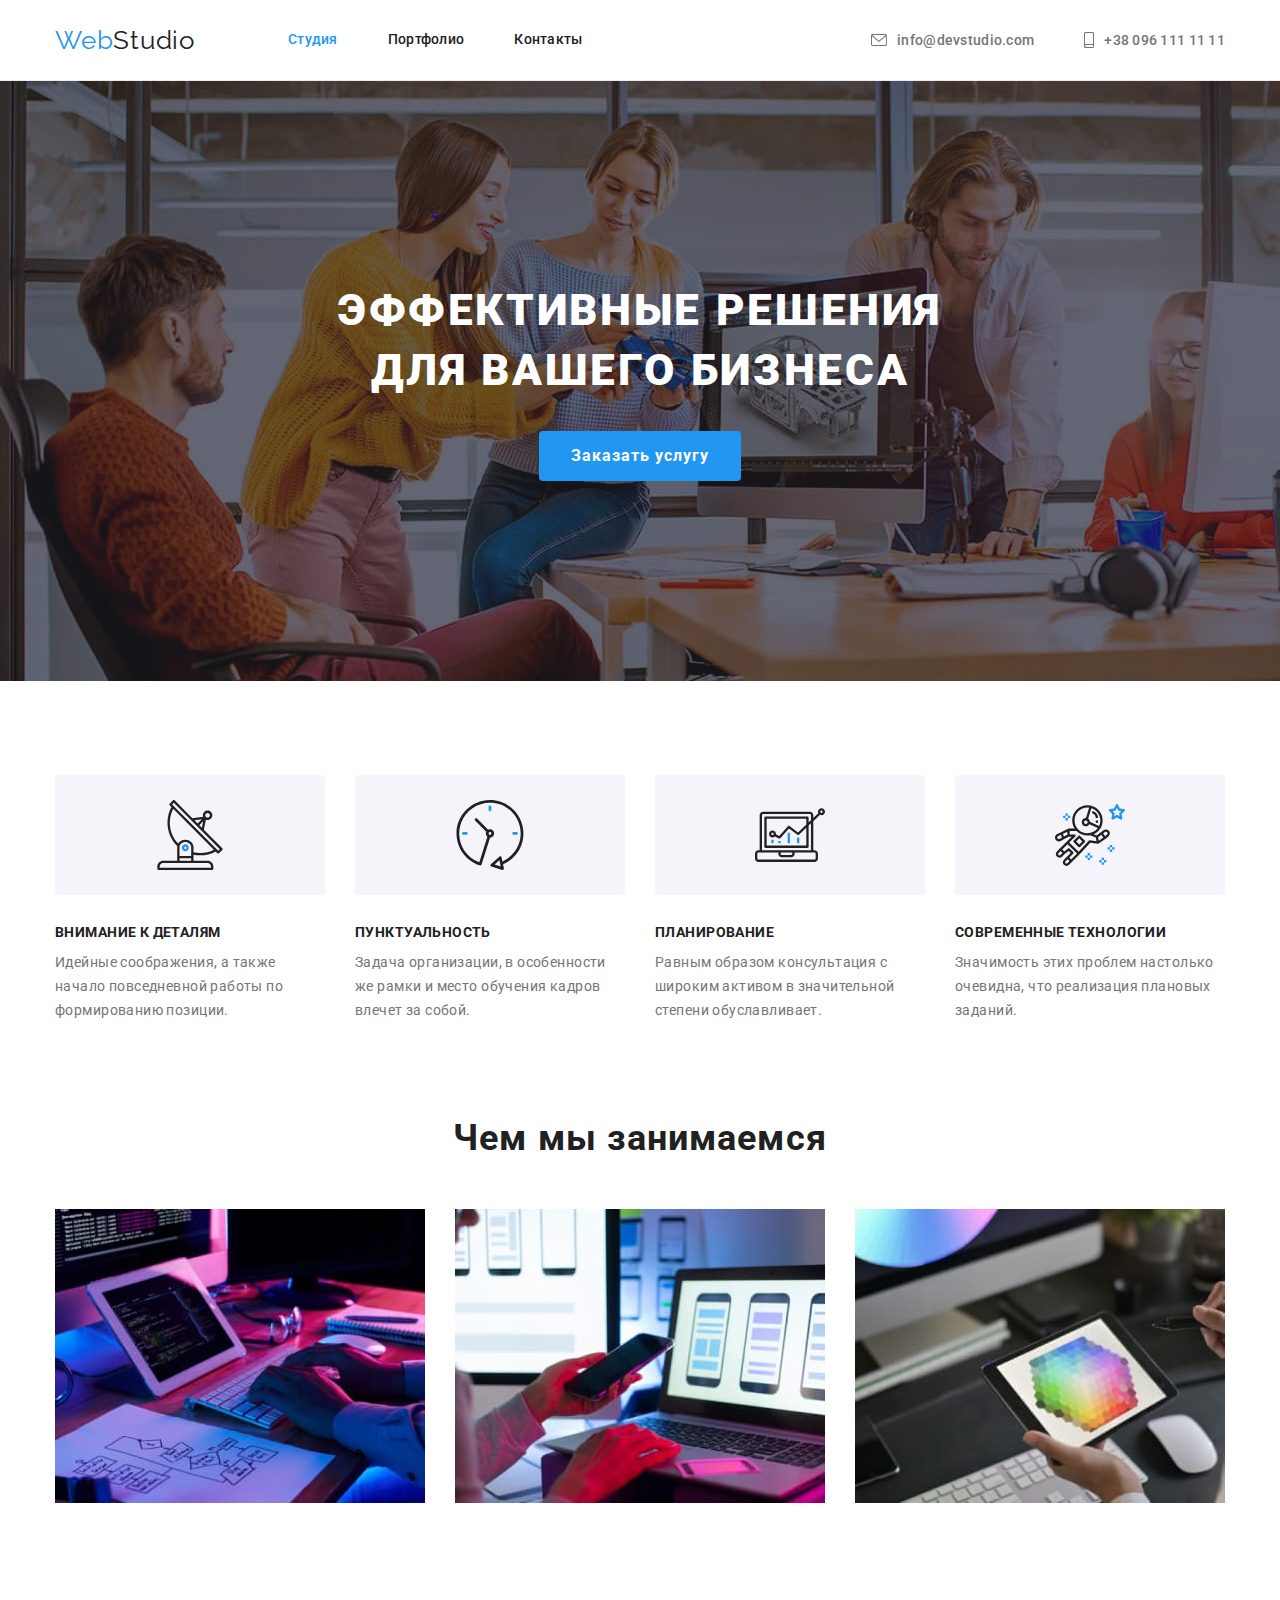
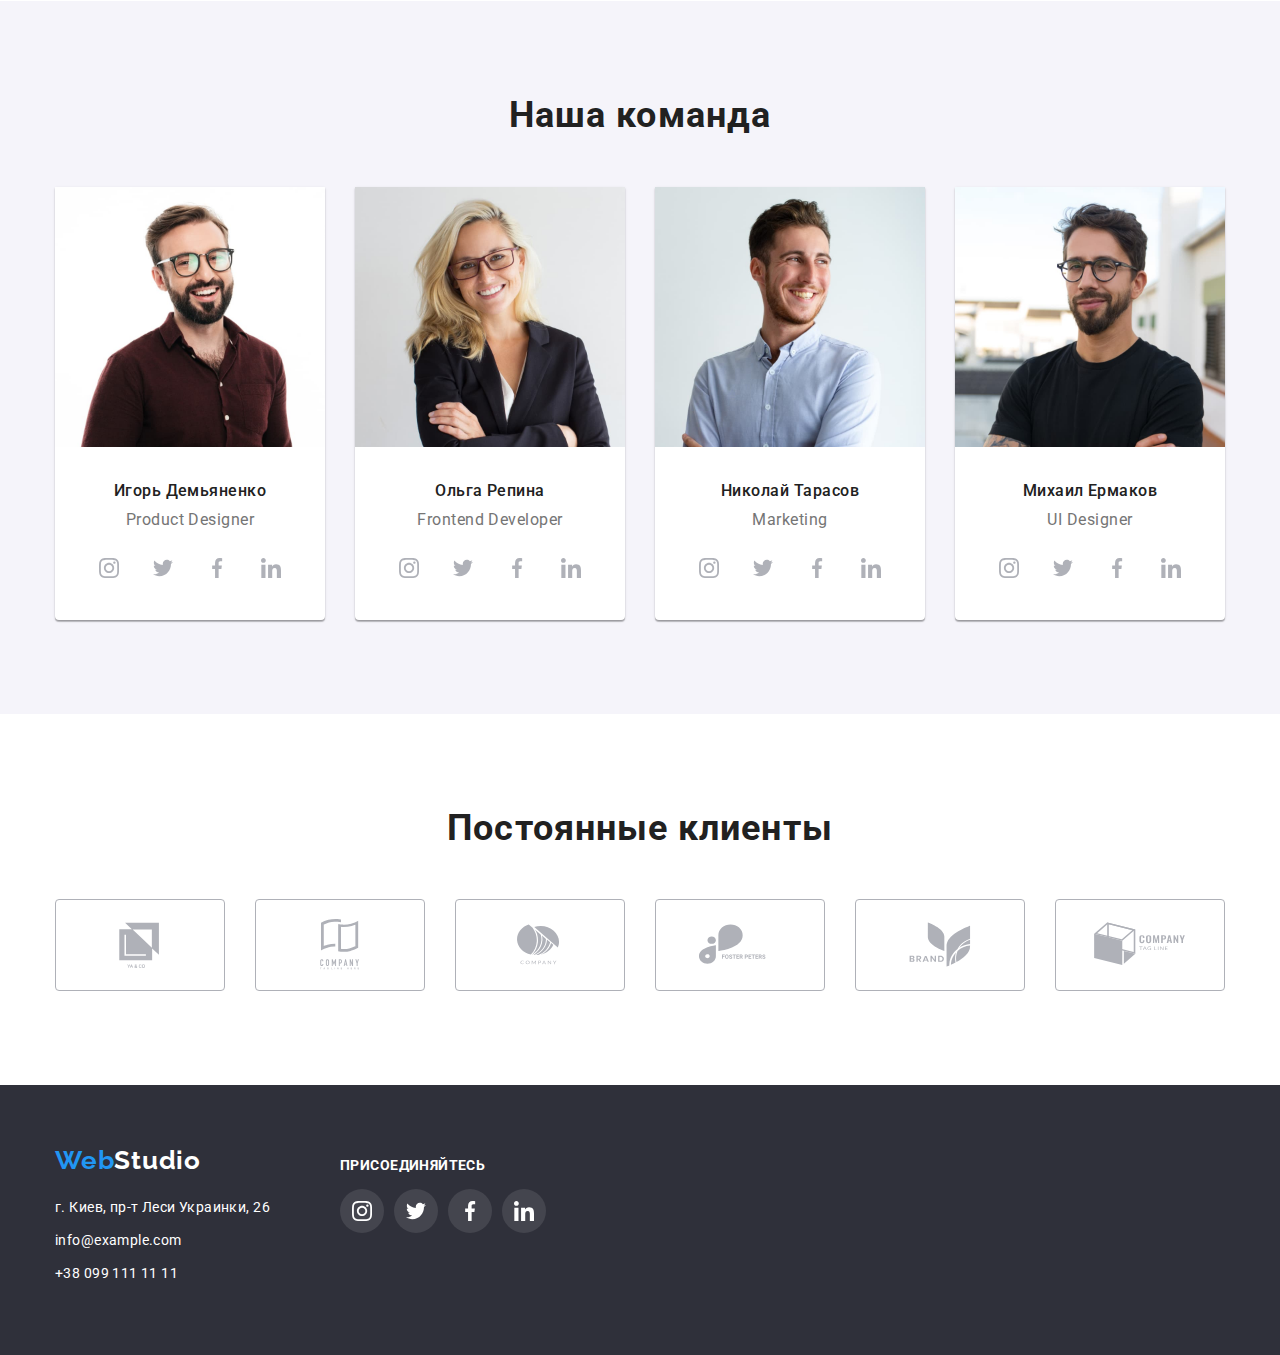
<file: index.html>
<!DOCTYPE html>
<html lang="ru">

<head>
  <meta charset="UTF-8" />
  <meta http-equiv="X-UA-Compatible" content="IE=edge" />
  <meta name="viewport" content="width=device-width, initial-scale=1.0" />
  <title>Document</title>
  <link rel="preconnect" href="https://fonts.googleapis.com" />
  <link rel="preconnect" href="https://fonts.gstatic.com" crossorigin />
  <link href="https://fonts.googleapis.com/css2?family=Raleway:wght@700&family=Roboto:wght@400;500;700;900&display=swap"
    rel="stylesheet" />
  <link rel="stylesheet"
    href="https://cdnjs.cloudflare.com/ajax/libs/modern-normalize/1.1.0/modern-normalize.min.css" />
  <link rel="stylesheet" href="./css/styles.css" />
</head>

<body class="page">
  <!-- Шапка сайта -->
  <header class="page-header">
    <nav class="container main-nav">
      <a href="./index.html" class="logo">
        <span class="logos">Web</span>Studio</a>
      <ul class="site-nav list">
        <li class="lists"><a href="" class="link current">Студия</a></li>
        <li class="lists">
          <a href="./portfolio.html" class="link">Портфолио</a>
        </li>
        <li class="lists"><a href="" class="link">Контакты</a></li>
      </ul>
      <ul class="contacts list">
        <li class="lists">
          <a href="mailto:info@devstudio.com" class="contact">
            <svg class="email-icon" width="16" height="12">
              <use href="./images/icons.svg?v=2#icon-email"></use>
            </svg>info@devstudio.com
          </a>
        </li>
        <li class="lists">
          <a href="tel:+380961111111" class="contact">
            <svg class="phone-icon" width="10" height="16">
              <use href="./images/icons.svg?v=2#icon-phone"></use>
            </svg>+38 096 111 11 11
          </a>
        </li>
      </ul>
    </nav>
  </header>

  <main class="main">
    <!-- Герой -->
    <section class="hero hero-img">
      <div class="container">
        <h1 class="hero-title">Эффективные решения для вашего бизнеса</h1>
        <button type="button" class="button">Заказать услугу</button>
      </div>
    </section>
    <!-- Особенности -->
    <section class="section">
      <div class="container">
        <ul class="feature-list list">
          <li class="item">
            <div class="box-icon">
              <svg class="item-icon">
                <use href="./images/icons.svg?v=2#icon-antenna"></use>
              </svg>
            </div>
            <h3 class="title">Внимание к деталям</h3>
            <p class="text">
              Идейные соображения, а также начало повседневной работы по
              формированию позиции.
            </p>
          </li>
          <li class="item">
            <div class="box-icon">
              <svg class="item-icon">
                <use href="./images/icons.svg?v=2#icon-clock"></use>
              </svg>
            </div>
            <h3 class="title">Пунктуальность</h3>
            <p class="text">
              Задача организации, в особенности же рамки и место обучения
              кадров влечет за собой.
            </p>
          </li>
          <li class="item">
            <div class="box-icon">
              <svg class="item-icon">
                <use href="./images/icons.svg?v=2#icon-diagram"></use>
              </svg>
            </div>
            <h3 class="title">Планирование</h3>
            <p class="text">
              Равным образом консультация с широким активом в значительной
              степени обуславливает.
            </p>
          </li>
          <li class="item">
            <div class="box-icon">
              <svg class="item-icon">
                <use href="./images/icons.svg?v=2#icon-astronaut"></use>
              </svg>
            </div>
            <h3 class="title">Современные технологии</h3>
            <p class="text">
              Значимость этих проблем настолько очевидна, что реализация
              плановых заданий.
            </p>
          </li>
        </ul>
      </div>
    </section>
    <!-- Чем мы занимаемся -->
    <section class="section-work">
      <div class="container">
        <h2 class="work">Чем мы занимаемся</h2>
        <ul class="work-list list">
          <li class="img">
            <img src="./images/box11.jpg" alt="руки на клавиатуре" width="370" />
          </li>
          <li class="img">
            <img src="./images/box21.jpg" alt="телефон в руках" width="370" />
          </li>
          <li class="img">
            <img src="./images/box31.jpg" alt="планшет в руках" width="370" />
          </li>
        </ul>
      </div>
    </section>
    <!-- Наша команда -->
    <section class="user">
      <div class="container">
        <h2 class="galery">Наша команда</h2>
        <ul class="galery-list list">
          <li class="galery-item">
            <img src="./images/teamcard11.jpg" alt="Игорь Демьяненко" width="270" />
            <div class="head">
              <h3 class="headline">Игорь Демьяненко</h3>
              <p class="tagline">Product Designer</p>
              <ul class="social-list list">
                <li class="social-item">
                  <a href="" class="social-link">
                    <svg class="social-icon">
                      <use href="./images/icons.svg?v=2#icon-instagram"></use>
                    </svg>
                  </a>
                </li>
                <li class="social-item">
                  <a href="" class="social-link">
                    <svg class="social-icon">
                      <use href="./images/icons.svg?v=2#icon-twitter"></use>
                    </svg>
                  </a>
                </li>
                <li class="social-item">
                  <a href="" class="social-link">
                    <svg class="social-icon">
                      <use href="./images/icons.svg?v=2#icon-facebook"></use>
                    </svg>
                  </a>
                </li>
                <li class="social-item">
                  <a href="" class="social-link">
                    <svg class="social-icon">
                      <use href="./images/icons.svg?v=2#icon-linkedin"></use>
                    </svg>
                  </a>
                </li>
              </ul>
            </div>
          </li>
          <li class="galery-item">
            <img src="./images/teamcard21.jpg" alt="Ольга Репина" width="270" />
            <div class="head">
              <h3 class="headline">Ольга Репина</h3>
              <p class="tagline">Frontend Developer</p>
              <ul class="social-list list">
                <li class="social-item">
                  <a href="" class="social-link">
                    <svg class="social-icon">
                      <use href="./images/icons.svg?v=2#icon-instagram"></use>
                    </svg>
                  </a>
                </li>
                <li class="social-item">
                  <a href="" class="social-link">
                    <svg class="social-icon">
                      <use href="./images/icons.svg?v=2#icon-twitter"></use>
                    </svg>
                  </a>
                </li>
                <li class="social-item">
                  <a href="" class="social-link">
                    <svg class="social-icon">
                      <use href="./images/icons.svg?v=2#icon-facebook"></use>
                    </svg>
                  </a>
                </li>
                <li class="social-item">
                  <a href="" class="social-link">
                    <svg class="social-icon">
                      <use href="./images/icons.svg?v=2#icon-linkedin"></use>
                    </svg>
                  </a>
                </li>
              </ul>
            </div>
          </li>
          <li class="galery-item">
            <img src="./images/teamcard31.jpg" alt="Николай Тарасов" width="270" />
            <div class="head">
              <h3 class="headline">Николай Тарасов</h3>
              <p class="tagline">Marketing</p>
              <ul class="social-list list">
                <li class="social-item">
                  <a href="" class="social-link">
                    <svg class="social-icon">
                      <use href="./images/icons.svg?v=2#icon-instagram"></use>
                    </svg>
                  </a>
                </li>
                <li class="social-item">
                  <a href="" class="social-link">
                    <svg class="social-icon">
                      <use href="./images/icons.svg?v=2#icon-twitter"></use>
                    </svg>
                  </a>
                </li>
                <li class="social-item">
                  <a href="" class="social-link">
                    <svg class="social-icon">
                      <use href="./images/icons.svg?v=2#icon-facebook"></use>
                    </svg>
                  </a>
                </li>
                <li class="social-item">
                  <a href="" class="social-link">
                    <svg class="social-icon">
                      <use href="./images/icons.svg?v=2#icon-linkedin"></use>
                    </svg>
                  </a>
                </li>
              </ul>
            </div>
          </li>
          <li class="galery-item">
            <img src="./images/teamcard41.jpg" alt="Михаил Ермаков" width="270" />
            <div class="head">
              <h3 class="headline">Михаил Ермаков</h3>
              <p class="tagline">UI Designer</p>
              <ul class="social-list list">
                <li class="social-item">
                  <a href="" class="social-link">
                    <svg class="social-icon">
                      <use href="./images/icons.svg?v=2#icon-instagram"></use>
                    </svg>
                  </a>
                </li>
                <li class="social-item">
                  <a href="" class="social-link">
                    <svg class="social-icon">
                      <use href="./images/icons.svg?v=2#icon-twitter"></use>
                    </svg>
                  </a>
                </li>
                <li class="social-item">
                  <a href="" class="social-link">
                    <svg class="social-icon">
                      <use href="./images/icons.svg?v=2#icon-facebook"></use>
                    </svg>
                  </a>
                </li>
                <li class="social-item">
                  <a href="" class="social-link">
                    <svg class="social-icon">
                      <use href="./images/icons.svg?v=2#icon-linkedin"></use>
                    </svg>
                  </a>
                </li>
              </ul>
            </div>
          </li>
        </ul>
      </div>
    </section>
    <section class="clients">
      <div class="container">
        <h2 class="clients-title">Постоянные клиенты</h2>
        <ul class="clients-list list">
          <li class="clients-item">
            <a href="#" class="clients-link">
              <svg class="clients-icon">
                <use href="./images/icons.svg?v=2#icon-logo1"></use>
              </svg>
            </a>
          </li>
          <li class="clients-item">
            <a href="#" class="clients-link">
              <svg class="clients-icon">
                <use href="./images/icons.svg?v=2#icon-logo2"></use>
              </svg>
            </a>
          </li>
          <li class="clients-item">
            <a href="#" class="clients-link">
              <svg class="clients-icon">
                <use href="./images/icons.svg?v=2#icon-logo3"></use>
              </svg>
            </a>
          </li>
          <li class="clients-item">
            <a href="#" class="clients-link">
              <svg class="clients-icon">
                <use href="./images/icons.svg?v=2#icon-logo4"></use>
              </svg>
            </a>
          </li>
          <li class="clients-item">
            <a href="#" class="clients-link">
              <svg class="clients-icon">
                <use href="./images/icons.svg?v=2#icon-logo5"></use>
              </svg>
            </a>
          </li>
          <li class="clients-item">
            <a href="#" class="clients-link">
              <svg class="clients-icon">
                <use href="./images/icons.svg?v=2#icon-logo6"></use>
              </svg>
            </a>
          </li>
        </ul>
      </div>
    </section>
  </main>

  <footer class="footer-menu">
    <!-- Подвал -->
    <div class="container footer">
      <div class="footer-container">
        <a href="./index.html" class="footer-logo">
          <span class="logos">Web</span>Studio</a>
        <address class="address">
          <ul class="address-list list">
            <li class="address-item">
              <a href="" class="footer-address">г. Киев, пр-т Леси Украинки, 26</a>
            </li>
            <li class="address-item">
              <a href="mailto:info@example.com" class="footer-contact">info@example.com</a>
            </li>
            <li class="address-item">
              <a href="tel:+380991111111" class="footer-contact">+38 099 111 11 11</a>
            </li>
          </ul>
        </address>
      </div>
      <div class="aside">
        <h3 class="aside-title">Присоединяйтесь</h3>
        <ul class="aside-list list">
          <li class="aside-item">
            <a href="#" class="aside-link">
              <svg class="aside-icon">
                <use href="./images/icons.svg?v=2#icon-instagram"></use>
              </svg>
            </a>
          </li>
          <li class="aside-item">
            <a href="#" class="aside-link">
              <svg class="aside-icon">
                <use href="./images/icons.svg?v=2#icon-twitter"></use>
              </svg>
            </a>
          </li>
          <li class="aside-item">
            <a href="#" class="aside-link">
              <svg class="aside-icon">
                <use href="./images/icons.svg?v=2#icon-facebook"></use>
              </svg>
            </a>
          </li>
          <li class="aside-item">
            <a href="#" class="aside-link">
              <svg class="aside-icon">
                <use href="./images/icons.svg?v=2#icon-linkedin"></use>
              </svg>
            </a>
          </li>
        </ul>
      </div>
  </footer>
</body>

</html>
</file>
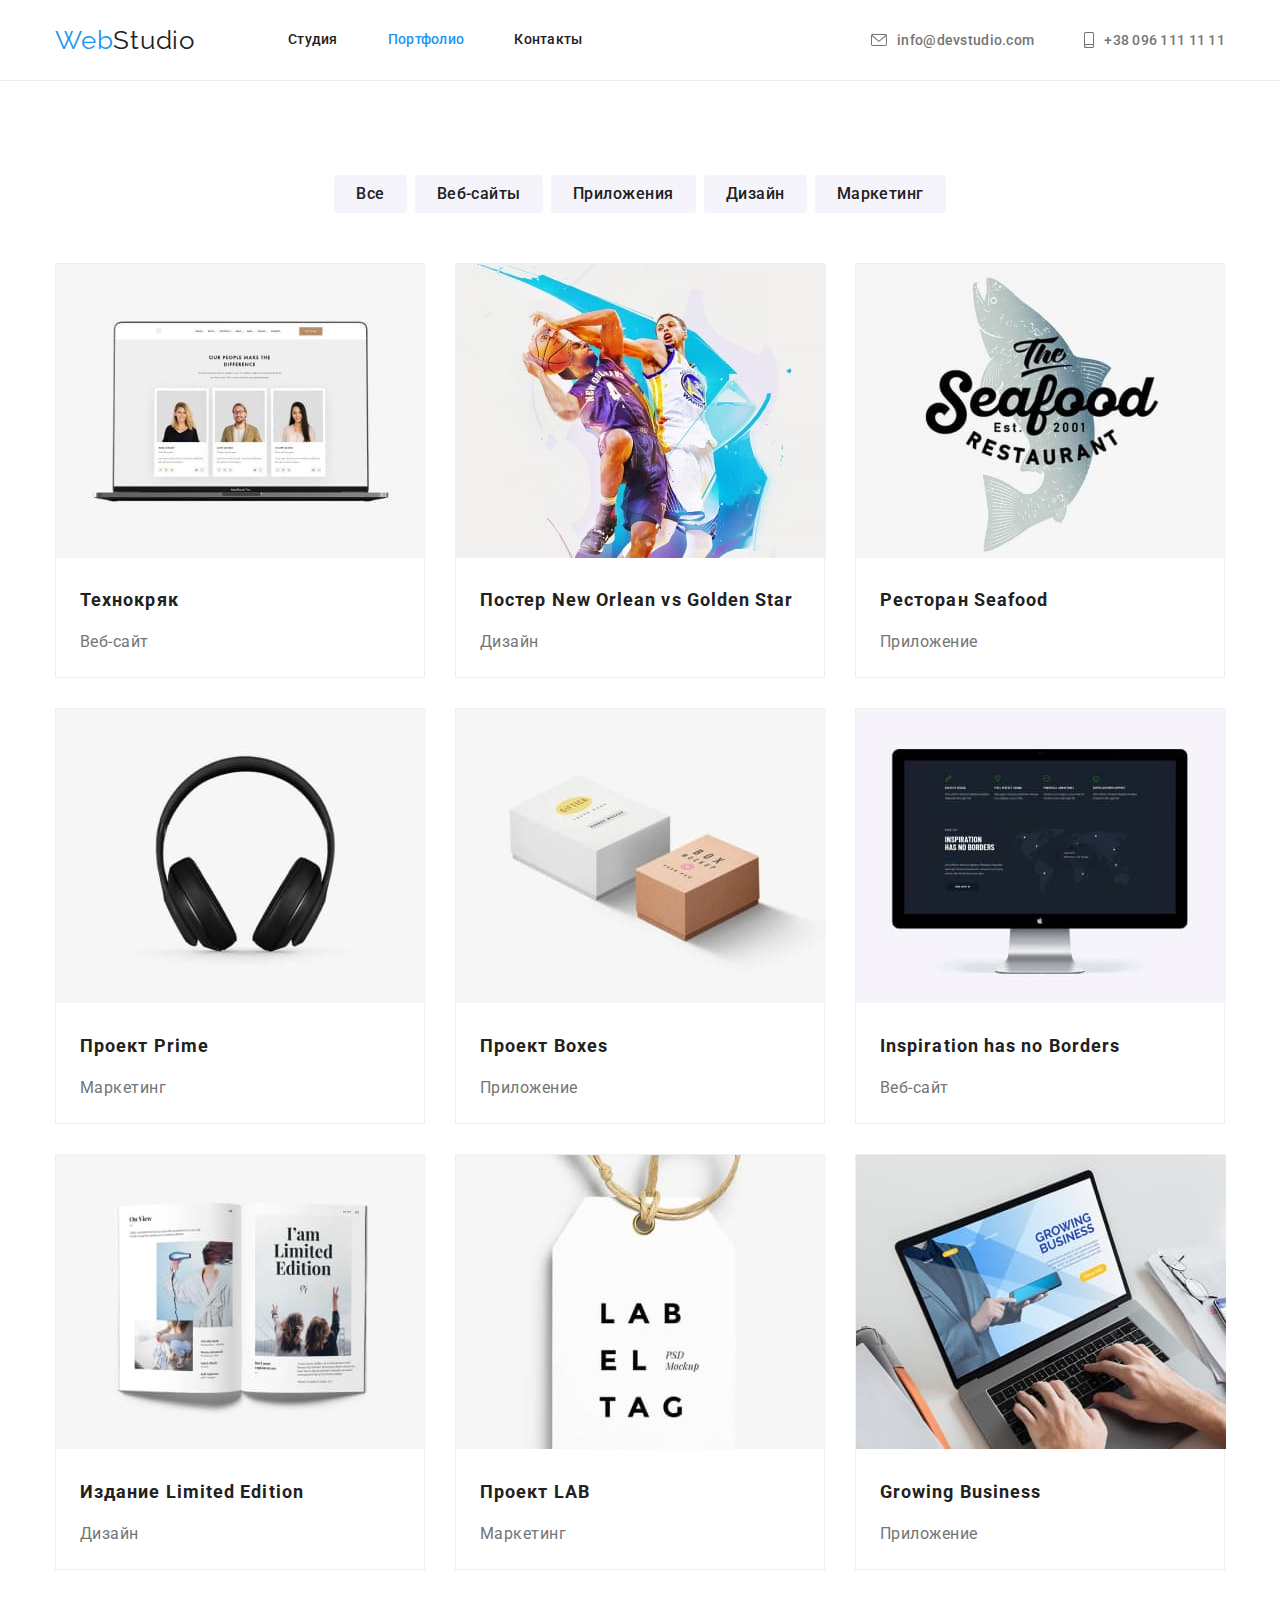
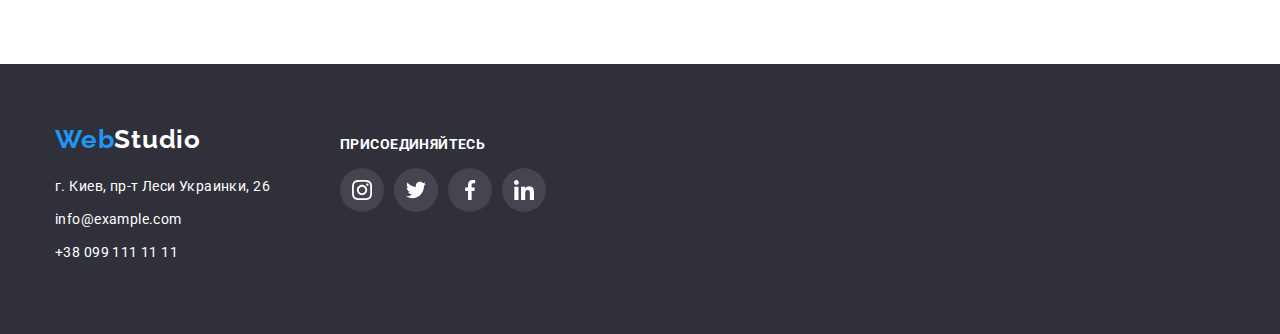
<file: portfolio.html>
<!DOCTYPE html>
<html lang="ru">

<head>
  <meta charset="UTF-8" />
  <meta http-equiv="X-UA-Compatible" content="IE=edge" />
  <meta name="viewport" content="width=device-width, initial-scale=1.0" />
  <title>Document</title>
  <link rel="preconnect" href="https://fonts.googleapis.com" />
  <link rel="preconnect" href="https://fonts.gstatic.com" crossorigin />
  <link href="https://fonts.googleapis.com/css2?family=Raleway:wght@700&family=Roboto:wght@400;500;700;900&display=swap"
    rel="stylesheet" />
  <link rel="stylesheet"
    href="https://cdnjs.cloudflare.com/ajax/libs/modern-normalize/1.1.0/modern-normalize.min.css" />
  <link rel="stylesheet" href="./css/styles.css" />
</head>

<body class="page">
  <!-- Шапка сайта -->
  <header class="page-header">
    <nav class="container main-nav">
      <a href="./index.html" class="logo"> <span class="logos">Web</span>Studio</a>
      <ul class="site-nav list">
        <li class="lists"><a href="./index.html" class="link">Студия</a></li>
        <li class="lists"><a href="#" class="link current">Портфолио</a></li>
        <li class="lists"><a href="#" class="link">Контакты</a></li>
      </ul>
      <ul class="contacts list">
        <li class="lists">
          <a href="mailto:info@devstudio.com" class="contact">
            <svg class="email-icon" width="16" height="12">
              <use href="./images/icons.svg?v=2#icon-email"></use>
            </svg>info@devstudio.com
          </a>
        </li>
        <li class="lists">
          <a href="tel:+380961111111" class="contact">
            <svg class="phone-icon" width="10" height="16">
              <use href="./images/icons.svg?v=2#icon-phone"></use>
            </svg>+38 096 111 11 11
          </a>
        </li>
      </ul>
    </nav>
  </header>

  <main class="main">
    <!-- Кнопки -->
    <section class="buttons">
      <div class="container">
        <h1 class="buttons-title-hidden">Галерея</h1>
        <ul class="button-items list">
          <li class="button-item">
            <button type="button" class="button primery">Все</button>
          </li>
          <li class="button-item">
            <button type="button" class="button primery">Веб-сайты</button>
          </li>
          <li class="button-item">
            <button type="button" class="button primery">Приложения</button>
          </li>
          <li class="button-item">
            <button type="button" class="button primery">Дизайн</button>
          </li>
          <li class="button-item">
            <button type="button" class="button primery">Маркетинг</button>
          </li>
        </ul>

        <!--Наши работы -->

        <ul class="project-list list">
          <li class="project-item">
            <a href="#">
              <img src="./images/технокряк.jpg" alt="ноутбук" width="370" />
              <div class="project-after-item">
                <h2 class="caption" te>Технокряк</h2>
                <p class="lead">Веб-сайт</p>
              </div>
            </a>
          </li>
          <li class="project-item">
            <a href="#">
              <img src="./images/постерNEW.jpg" alt="баскетболисты" width="370" />
              <div class="project-after-item">
                <h2 class="caption">Постер New Orlean vs Golden Star</h2>
                <p class="lead">Дизайн</p>
              </div>
            </a>
          </li>
          <li class="project-item">
            <a href="#">
              <img src="./images/ресторан.jpg" alt="Рыба" width="370" />
              <div class="project-after-item">
                <h2 class="caption">Ресторан Seafood</h2>
                <p class="lead">Приложение</p>
              </div>
            </a>
          </li>
          <li class="project-item">
            <a href="#">
              <img src="./images/проектPrime.jpg" alt="наушники" width="370" />
              <div class="project-after-item">
                <h2 class="caption">Проект Prime</h2>
                <p class="lead">Маркетинг</p>
              </div>
            </a>
          </li>
          <li class="project-item">
            <a href="#">
              <img src="./images/проектBoxes.jpg" alt="коробки" width="370" />
              <div class="project-after-item">
                <h2 class="caption">Проект Boxes</h2>
                <p class="lead">Приложение</p>
              </div>
            </a>
          </li>
          <li class="project-item">
            <a href="#">
              <img src="./images/inspiration.jpg" alt="макбук" width="370" />
              <div class="project-after-item">
                <h2 class="caption">Inspiration has no Borders</h2>
                <p class="lead">Веб-сайт</p>
              </div>
            </a>
          </li>
          <li class="project-item">
            <a href="#">
              <img src="./images/издание.jpg" alt="журнал" width="370" />
              <div class="project-after-item">
                <h2 class="caption">Издание Limited Edition</h2>
                <p class="lead">Дизайн</p>
              </div>
            </a>
          </li>
          <li class="project-item">
            <a href="#">
              <img src="./images/проектLab.jpg" alt="бирка" width="370" />
              <div class="project-after-item">
                <h2 class="caption">Проект LAB</h2>
                <p class="lead">Маркетинг</p>
              </div>
            </a>
          </li>
          <li class="project-item">
            <a href="#">
              <img src="./images/growing.jpg" alt="руки на клавиатуре" width="370" />
              <div class="project-after-item">
                <h2 class="caption">Growing Business</h2>
                <p class="lead">Приложение</p>
              </div>
            </a>
          </li>
        </ul>
      </div>
    </section>
  </main>

  <footer class="footer-menu">
    <!-- Подвал -->
    <div class="container footer">
      <div class="footer-container">
        <a href="./index.html" class="footer-logo">
          <span class="logos">Web</span>Studio</a>
        <address class="address">
          <ul class="address-list list">
            <li class="address-item">
              <a href="" class="footer-address">г. Киев, пр-т Леси Украинки, 26</a>
            </li>
            <li class="address-item">
              <a href="mailto:info@example.com" class="footer-contact">info@example.com</a>
            </li>
            <li class="address-item">
              <a href="tel:+380991111111" class="footer-contact">+38 099 111 11 11</a>
            </li>
          </ul>
        </address>
      </div>
      <div class="aside">
        <h3 class="aside-title">Присоединяйтесь</h3>
        <ul class="aside-list list">
          <li class="aside-item">
            <a href="#" class="aside-link">
              <svg class="aside-icon">
                <use href="./images/icons.svg?v=2#icon-instagram"></use>
              </svg>
            </a>
          </li>
          <li class="aside-item">
            <a href="#" class="aside-link">
              <svg class="aside-icon">
                <use href="./images/icons.svg?v=2#icon-twitter"></use>
              </svg>
            </a>
          </li>
          <li class="aside-item">
            <a href="#" class="aside-link">
              <svg class="aside-icon">
                <use href="./images/icons.svg?v=2#icon-facebook"></use>
              </svg>
            </a>
          </li>
          <li class="aside-item">
            <a href="#" class="aside-link">
              <svg class="aside-icon">
                <use href="./images/icons.svg?v=2#icon-linkedin"></use>
              </svg>
            </a>
          </li>
        </ul>
      </div>
  </footer>
</body>

</html>
</file>
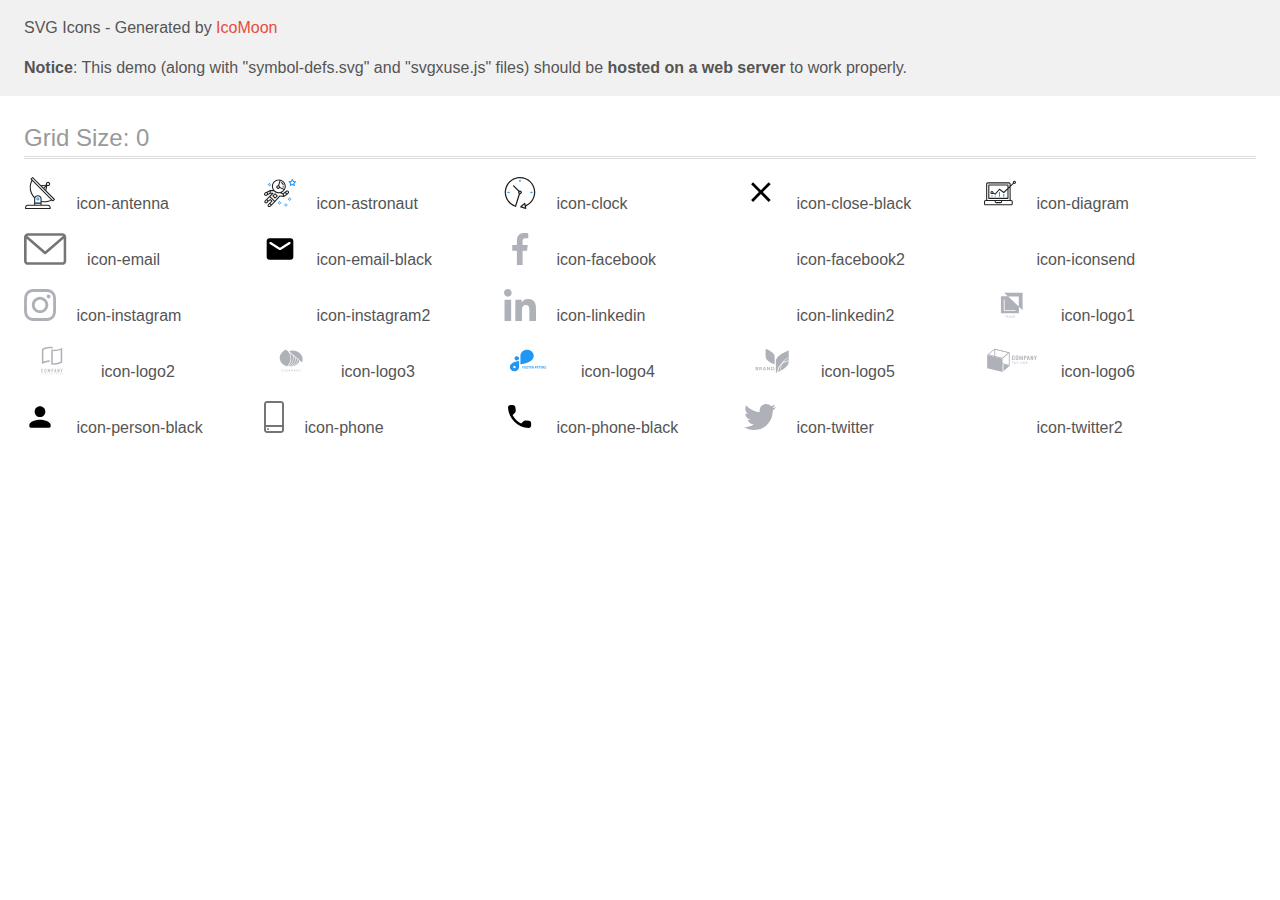
<file: images/icomoon/demo-external-svg.html>
<!doctype html>
<html>
<head>
    <title>IcoMoon - SVG Icons</title>
    <meta charset="utf-8">
    <meta name="viewport" content="width=device-width, initial-scale=1">
    <link rel="stylesheet" href="demo-files/demo.css">
    <link rel="stylesheet" href="style.css">
</head>
<body>
<header class="bgc1 clearfix">
<div class="mhl">
    <p>SVG Icons - Generated by <a href="https://icomoon.io/app">IcoMoon</a></p><p><strong>Notice</strong>: This demo (along with "symbol-defs.svg" and "svgxuse.js" files) should be <b>hosted on a web server</b> to work properly.</p>
</div>
</header>
    <div class="clearfix mhl ptl">
        <h1 class="mvm mtn fgc1">Grid Size: 0</h1>
        <div class="glyph fs1">
            <div class="clearfix pbs">
                <svg class="icon icon-antenna"><use xlink:href="symbol-defs.svg#icon-antenna"></use></svg><span class="name"> icon-antenna</span>
            </div>
        </div>
        <div class="glyph fs1">
            <div class="clearfix pbs">
                <svg class="icon icon-astronaut"><use xlink:href="symbol-defs.svg#icon-astronaut"></use></svg><span class="name"> icon-astronaut</span>
            </div>
        </div>
        <div class="glyph fs1">
            <div class="clearfix pbs">
                <svg class="icon icon-clock"><use xlink:href="symbol-defs.svg#icon-clock"></use></svg><span class="name"> icon-clock</span>
            </div>
        </div>
        <div class="glyph fs1">
            <div class="clearfix pbs">
                <svg class="icon icon-close-black"><use xlink:href="symbol-defs.svg#icon-close-black"></use></svg><span class="name"> icon-close-black</span>
            </div>
        </div>
        <div class="glyph fs1">
            <div class="clearfix pbs">
                <svg class="icon icon-diagram"><use xlink:href="symbol-defs.svg#icon-diagram"></use></svg><span class="name"> icon-diagram</span>
            </div>
        </div>
        <div class="glyph fs1">
            <div class="clearfix pbs">
                <svg class="icon icon-email"><use xlink:href="symbol-defs.svg#icon-email"></use></svg><span class="name"> icon-email</span>
            </div>
        </div>
        <div class="glyph fs1">
            <div class="clearfix pbs">
                <svg class="icon icon-email-black"><use xlink:href="symbol-defs.svg#icon-email-black"></use></svg><span class="name"> icon-email-black</span>
            </div>
        </div>
        <div class="glyph fs1">
            <div class="clearfix pbs">
                <svg class="icon icon-facebook"><use xlink:href="symbol-defs.svg#icon-facebook"></use></svg><span class="name"> icon-facebook</span>
            </div>
        </div>
        <div class="glyph fs1">
            <div class="clearfix pbs">
                <svg class="icon icon-facebook2"><use xlink:href="symbol-defs.svg#icon-facebook2"></use></svg><span class="name"> icon-facebook2</span>
            </div>
        </div>
        <div class="glyph fs1">
            <div class="clearfix pbs">
                <svg class="icon icon-iconsend"><use xlink:href="symbol-defs.svg#icon-iconsend"></use></svg><span class="name"> icon-iconsend</span>
            </div>
        </div>
        <div class="glyph fs1">
            <div class="clearfix pbs">
                <svg class="icon icon-instagram"><use xlink:href="symbol-defs.svg#icon-instagram"></use></svg><span class="name"> icon-instagram</span>
            </div>
        </div>
        <div class="glyph fs1">
            <div class="clearfix pbs">
                <svg class="icon icon-instagram2"><use xlink:href="symbol-defs.svg#icon-instagram2"></use></svg><span class="name"> icon-instagram2</span>
            </div>
        </div>
        <div class="glyph fs1">
            <div class="clearfix pbs">
                <svg class="icon icon-linkedin"><use xlink:href="symbol-defs.svg#icon-linkedin"></use></svg><span class="name"> icon-linkedin</span>
            </div>
        </div>
        <div class="glyph fs1">
            <div class="clearfix pbs">
                <svg class="icon icon-linkedin2"><use xlink:href="symbol-defs.svg#icon-linkedin2"></use></svg><span class="name"> icon-linkedin2</span>
            </div>
        </div>
        <div class="glyph fs1">
            <div class="clearfix pbs">
                <svg class="icon icon-logo1"><use xlink:href="symbol-defs.svg#icon-logo1"></use></svg><span class="name"> icon-logo1</span>
            </div>
        </div>
        <div class="glyph fs1">
            <div class="clearfix pbs">
                <svg class="icon icon-logo2"><use xlink:href="symbol-defs.svg#icon-logo2"></use></svg><span class="name"> icon-logo2</span>
            </div>
        </div>
        <div class="glyph fs1">
            <div class="clearfix pbs">
                <svg class="icon icon-logo3"><use xlink:href="symbol-defs.svg#icon-logo3"></use></svg><span class="name"> icon-logo3</span>
            </div>
        </div>
        <div class="glyph fs1">
            <div class="clearfix pbs">
                <svg class="icon icon-logo4"><use xlink:href="symbol-defs.svg#icon-logo4"></use></svg><span class="name"> icon-logo4</span>
            </div>
        </div>
        <div class="glyph fs1">
            <div class="clearfix pbs">
                <svg class="icon icon-logo5"><use xlink:href="symbol-defs.svg#icon-logo5"></use></svg><span class="name"> icon-logo5</span>
            </div>
        </div>
        <div class="glyph fs1">
            <div class="clearfix pbs">
                <svg class="icon icon-logo6"><use xlink:href="symbol-defs.svg#icon-logo6"></use></svg><span class="name"> icon-logo6</span>
            </div>
        </div>
        <div class="glyph fs1">
            <div class="clearfix pbs">
                <svg class="icon icon-person-black"><use xlink:href="symbol-defs.svg#icon-person-black"></use></svg><span class="name"> icon-person-black</span>
            </div>
        </div>
        <div class="glyph fs1">
            <div class="clearfix pbs">
                <svg class="icon icon-phone"><use xlink:href="symbol-defs.svg#icon-phone"></use></svg><span class="name"> icon-phone</span>
            </div>
        </div>
        <div class="glyph fs1">
            <div class="clearfix pbs">
                <svg class="icon icon-phone-black"><use xlink:href="symbol-defs.svg#icon-phone-black"></use></svg><span class="name"> icon-phone-black</span>
            </div>
        </div>
        <div class="glyph fs1">
            <div class="clearfix pbs">
                <svg class="icon icon-twitter"><use xlink:href="symbol-defs.svg#icon-twitter"></use></svg><span class="name"> icon-twitter</span>
            </div>
        </div>
        <div class="glyph fs1">
            <div class="clearfix pbs">
                <svg class="icon icon-twitter2"><use xlink:href="symbol-defs.svg#icon-twitter2"></use></svg><span class="name"> icon-twitter2</span>
            </div>
        </div>
  </div>
<script defer src="svgxuse.js"></script>
</body>
</html>
</file>
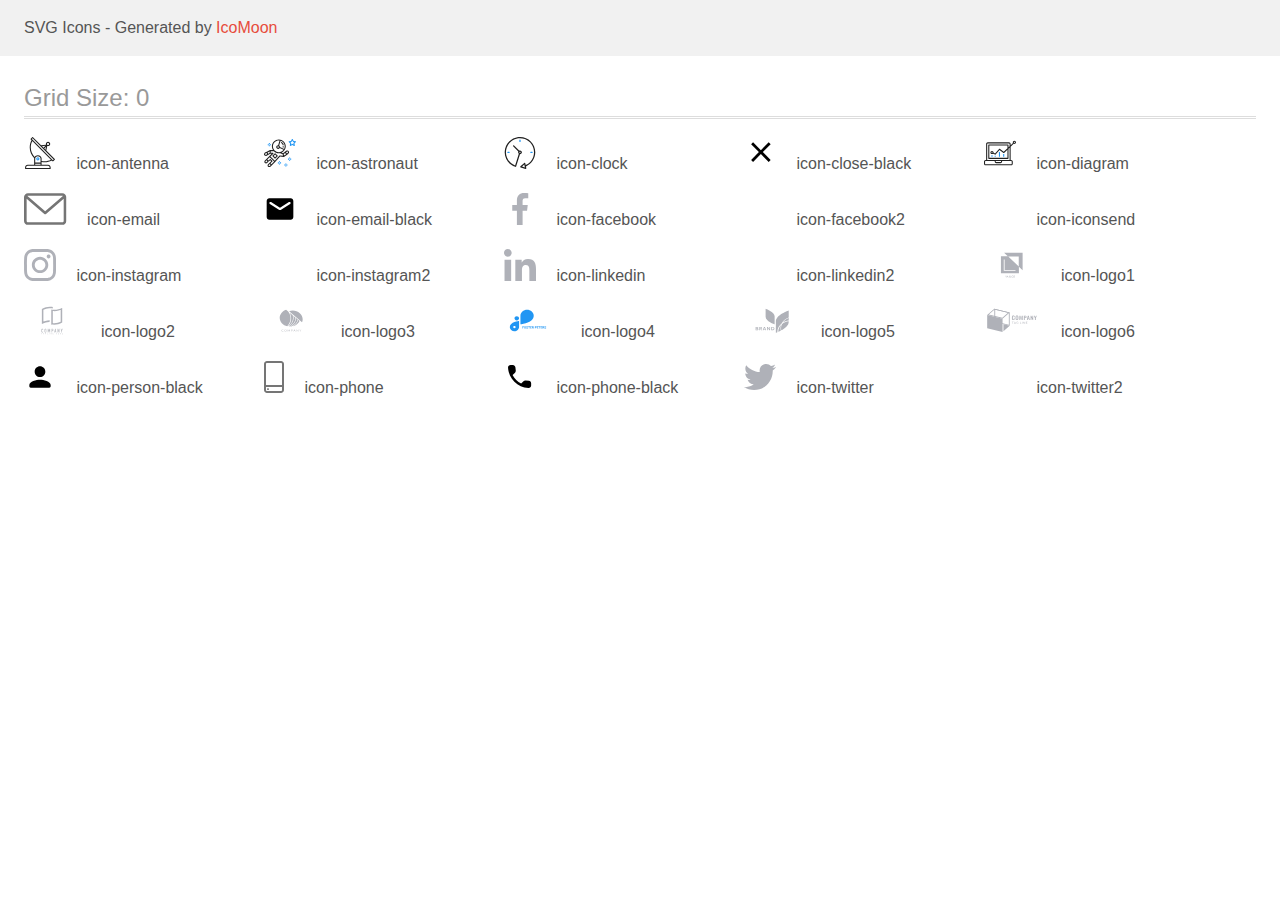
<file: images/icomoon/demo.html>
<!doctype html>
<html>
<head>
    <title>IcoMoon - SVG Icons</title>
    <meta charset="utf-8">
    <meta name="viewport" content="width=device-width, initial-scale=1">
    <link rel="stylesheet" href="demo-files/demo.css">
    <link rel="stylesheet" href="style.css">
</head>
<body>
<svg aria-hidden="true" style="position: absolute; width: 0; height: 0; overflow: hidden;" version="1.1" xmlns="http://www.w3.org/2000/svg" xmlns:xlink="http://www.w3.org/1999/xlink">
<defs>
<symbol id="icon-antenna" viewBox="0 0 32 32">
<path fill="#212121" style="fill: var(--color1, #212121)" d="M30.773 22.098l-8.443-8.505 0.937-4.616c0.225 0.090 0.485 0.144 0.758 0.146h0.007c0.008 0 0.017 0 0.026 0 1.192 0 2.159-0.967 2.159-2.159s-0.967-2.159-2.159-2.159c-1.192 0-2.159 0.967-2.159 2.159 0 0.259 0.046 0.508 0.13 0.739l-0.005-0.015-4.96 0.606-8.091-8.133c-0.096-0.098-0.229-0.159-0.376-0.16h-0c-0.14 0.001-0.274 0.057-0.373 0.155l-1.512 1.504c-0.096 0.097-0.156 0.23-0.156 0.377s0.060 0.281 0.156 0.377v0l0.814 0.825c-1.143 2.062-1.816 4.522-1.816 7.139 0 4.106 1.656 7.824 4.336 10.525l-0.001-0.001c0.043 0.041 0.092 0.074 0.146 0.097-0.032 0.164-0.051 0.353-0.052 0.546v6.188h-6.4c-1.472 0.001-2.666 1.194-2.667 2.666v1.067c0 0.295 0.239 0.534 0.534 0.534h24.534c0.294 0 0.533-0.239 0.533-0.534v-1.067c-0.002-1.472-1.195-2.665-2.666-2.666h-6.4v-2.742c1.003 0.21 2.024 0.317 3.049 0.32 2.58-0.003 5.005-0.663 7.117-1.822l-0.077 0.039 0.818 0.823c0.099 0.101 0.235 0.159 0.376 0.16 0.14-0.001 0.274-0.057 0.373-0.155l1.512-1.504c0.096-0.097 0.156-0.23 0.156-0.377s-0.060-0.281-0.156-0.377v0zM23.28 6.233c0.193-0.192 0.459-0.31 0.752-0.31 0.589 0 1.067 0.478 1.067 1.066s-0.477 1.066-1.067 1.066c-0 0-0 0-0 0h-0.004c-0.587-0.003-1.061-0.479-1.061-1.066 0-0.295 0.12-0.563 0.314-0.756l0-0h-0.002zM22.024 9.737l-0.598 2.946-1.175-1.183 1.774-1.763zM21.419 8.835l-1.92 1.909-1.486-1.493 3.406-0.416zM24.004 28.8c0.884 0 1.6 0.716 1.6 1.6v0 0.534h-23.466v-0.534c0-0.884 0.716-1.6 1.6-1.6v0h20.267zM16.538 26.666v1.067h-5.334v-1.067h5.334zM11.204 25.6v-4.053c0-1.294 1.196-2.346 2.667-2.346s2.667 1.053 2.667 2.346v4.053h-5.334zM17.604 23.904v-2.357c0-1.882-1.675-3.413-3.733-3.413-0.017-0-0.038-0-0.058-0-1.353 0-2.54 0.707-3.213 1.771l-0.009 0.016c-2.36-2.482-3.812-5.846-3.812-9.55 0-2.314 0.567-4.496 1.569-6.414l-0.036 0.077 18.602 18.709c-1.823 0.947-3.979 1.502-6.266 1.502-1.079 0-2.128-0.124-3.136-0.357l0.093 0.018zM28.893 23.22l-21.057-21.181 0.754-0.752 7.935 7.98c0.004 0 0.006 0.007 0.010 0.010l13.114 13.191-0.757 0.752z"></path>
<path fill="#2196f3" style="fill: var(--color2, #2196f3)" d="M13.876 20.267h-0.005c-0.001 0-0.002 0-0.002 0-0.884 0-1.6 0.716-1.6 1.6s0.715 1.599 1.597 1.6h0.005c0.001 0 0.001 0 0.002 0 0.884 0 1.6-0.716 1.6-1.6s-0.715-1.599-1.598-1.6h-0zM14.249 22.245c-0.096 0.096-0.229 0.155-0.376 0.155-0.295 0-0.534-0.239-0.534-0.534s0.238-0.533 0.532-0.533h0c0.293 0.001 0.531 0.239 0.531 0.533 0 0.148-0.060 0.282-0.157 0.378l-0 0h0.005z"></path>
</symbol>
<symbol id="icon-astronaut" viewBox="0 0 32 32">
<path fill="#2196f3" style="fill: var(--color2, #2196f3)" d="M31.974 4.524c-0.064-0.191-0.227-0.332-0.427-0.362l-0.003-0-1.911-0.278-0.855-1.731c-0.179-0.365-0.777-0.365-0.956 0l-0.855 1.731-1.911 0.278c-0.26 0.039-0.457 0.26-0.457 0.528 0 0.15 0.062 0.285 0.161 0.382l1.383 1.348-0.326 1.903c-0.034 0.2 0.048 0.402 0.212 0.522 0.166 0.12 0.383 0.135 0.562 0.040l1.709-0.899 1.709 0.899c0.072 0.038 0.157 0.061 0.247 0.061 0.295 0 0.534-0.239 0.534-0.534 0-0.031-0.003-0.062-0.008-0.092l0 0.003-0.326-1.903 1.383-1.348c0.099-0.097 0.161-0.233 0.161-0.382 0-0.059-0.009-0.115-0.027-0.168l0.001 0.004zM29.511 5.851c-0.126 0.122-0.183 0.299-0.153 0.472l0.191 1.114-1-0.526c-0.072-0.039-0.158-0.062-0.249-0.062s-0.177 0.023-0.252 0.063l0.003-0.001-1 0.526 0.191-1.114c0.005-0.027 0.008-0.059 0.008-0.091 0-0.149-0.061-0.285-0.16-0.381l-0-0-0.811-0.79 1.119-0.162c0.174-0.025 0.324-0.134 0.402-0.292l0.5-1.013 0.5 1.013c0.078 0.158 0.228 0.267 0.402 0.292l1.119 0.162-0.809 0.79zM26.134 20.522h-1.067v1.067h1.067v-1.067zM26.134 22.656h-1.067v1.066h1.067v-1.066zM27.2 21.589h-1.067v1.067h1.067v-1.067zM25.067 21.589h-1.067v1.067h1.067v-1.067zM22.4 26.389h-1.067v1.067h1.067v-1.067zM22.4 28.523h-1.067v1.067h1.067v-1.067zM23.467 27.456h-1.067v1.067h1.067v-1.067zM21.334 27.456h-1.067v1.067h1.067v-1.067zM16 24.256h-1.066v1.067h1.066v-1.067zM16 26.389h-1.066v1.067h1.066v-1.067zM17.067 25.322h-1.067v1.067h1.067v-1.067zM14.934 25.322h-1.067v1.067h1.067v-1.067zM5.867 6.122h-1.066v1.066h1.066v-1.066zM5.867 8.256h-1.066v1.066h1.066v-1.066zM6.933 7.189h-1.067v1.067h1.066v-1.067zM4.8 7.189h-1.067v1.067h1.067v-1.067z"></path>
<path fill="#212121" style="fill: var(--color1, #212121)" d="M24.715 14.16c-0.28-0.376-0.698-0.636-1.179-0.703l-0.009-0.001c-0.076-0.012-0.164-0.018-0.254-0.018-0.411 0-0.789 0.139-1.090 0.373l0.004-0.003-1.253 0.96-1.898 1.417-1.358-0.541c2.421-1.086 4.113-3.508 4.113-6.32 0-3.823-3.122-6.934-6.961-6.934s-6.961 3.11-6.961 6.934c0 1.386 0.415 2.674 1.12 3.759l-2.768-0.024c-0.009 0-0.016 0.005-0.023 0.005-0.057 0.003-0.11 0.014-0.159 0.033l0.004-0.001c-0.013 0.005-0.026 0.007-0.038 0.013-0.006 0.003-0.013 0.003-0.019 0.006l-3.233 1.596c-0 0-0.001 0-0.001 0.001l-1.893 0.91c-0.024 0.011-0.045 0.023-0.065 0.036l0.001-0.001c-0.482 0.324-0.795 0.867-0.795 1.483 0 0.297 0.073 0.577 0.201 0.823l-0.005-0.010c0.22 0.424 0.592 0.742 1.043 0.885l0.013 0.003c0.161 0.053 0.345 0.083 0.537 0.083 0.308 0 0.598-0.078 0.851-0.216l-0.009 0.005 1.388-0.738 2.264-1.169 1.357-0.008-5.442 5.415c0 0.001-0.001 0.001-0.001 0.001l-1.339 1.333c-0.303 0.299-0.491 0.714-0.491 1.173 0 0.002 0 0.003 0 0.005v-0c0.002 0.919 0.748 1.664 1.667 1.664 0.001 0 0.002 0 0.002 0h-0c0.428 0 0.854-0.162 1.18-0.485l1.314-1.309 1.741-1.3 0.901 0.897-3.102 3.088c-0.303 0.299-0.491 0.714-0.491 1.173 0 0.001 0 0.003 0 0.004v-0c0 0.445 0.174 0.864 0.49 1.179 0.302 0.3 0.717 0.485 1.176 0.485 0.001 0 0.002 0 0.003 0h-0c0.427 0 0.855-0.162 1.18-0.485l4.488-4.472c0.007-0.006 0.016-0.009 0.022-0.016l5.166-5.658 3.471 0.494c0.025 0.004 0.050 0.006 0.075 0.006 0.064 0 0.127-0.016 0.187-0.038 0.017-0.006 0.032-0.015 0.049-0.023 0.019-0.010 0.039-0.015 0.058-0.027l3.213-2.133c0.012-0.008 0.018-0.021 0.029-0.030 0.013-0.010 0.029-0.014 0.041-0.026l1.271-1.191c0.348-0.326 0.564-0.787 0.564-1.3 0-0.4-0.132-0.769-0.355-1.066l0.003 0.005zM2.13 17.77c-0.098 0.054-0.215 0.086-0.34 0.086-0.078 0-0.153-0.013-0.224-0.036l0.005 0.001c-0.294-0.093-0.504-0.364-0.504-0.683 0-0.235 0.114-0.444 0.289-0.575l0.002-0.001 1.314-0.632 0.316 0.924 0.133 0.389-0.992 0.527zM5.627 15.942l-1.548 0.8-0.255-0.746-0.184-0.537 2.027-1.001-0.040 1.484zM20.727 9.322c0 0.918-0.219 1.785-0.599 2.56l-4.181-1.899c-0.044-0.575-0.342-1.072-0.782-1.384l-0.006-0.004 1.464-4.861c2.377 0.757 4.104 2.975 4.104 5.588zM8.938 9.322c0-3.235 2.644-5.867 5.894-5.867 0.253 0 0.5 0.022 0.745 0.053l-1.432 4.753c-0.019 0-0.037-0.006-0.057-0.006-0 0-0.001 0-0.001 0-1.032 0-1.869 0.835-1.872 1.867v0c0.003 1.031 0.84 1.867 1.872 1.867 0 0 0 0 0.001 0h-0c0.695 0 1.295-0.383 1.618-0.944l3.863 1.755c-1.075 1.447-2.795 2.39-4.737 2.39-3.25 0-5.894-2.632-5.894-5.867zM14.895 10.122c0 0.441-0.362 0.8-0.806 0.8-0 0-0.001 0-0.001 0-0.443 0-0.802-0.358-0.804-0.8v-0c0-0.441 0.361-0.8 0.806-0.8s0.806 0.359 0.806 0.8zM2.464 25.146c-0.11 0.109-0.261 0.176-0.428 0.176s-0.317-0.067-0.427-0.175l0 0c-0.109-0.108-0.176-0.257-0.176-0.422s0.067-0.314 0.176-0.422l0-0 0.962-0.959 0.852 0.848-0.959 0.954zM5.678 28.88c-0.11 0.109-0.261 0.176-0.428 0.176s-0.317-0.067-0.427-0.175l0 0c-0.109-0.108-0.176-0.257-0.176-0.422s0.067-0.314 0.176-0.422l0-0 0.963-0.959 0.852 0.848-0.96 0.955zM9.16 25.411l-0.001 0.001-1.765 1.76-0.852-0.848 1.765-1.757c0.040-0.040 0.065-0.088 0.090-0.136 0.007-0.014 0.020-0.026 0.026-0.040 0.016-0.041 0.019-0.085 0.026-0.128 0.003-0.025 0.014-0.048 0.014-0.073 0-0.035-0.013-0.070-0.020-0.105-0.006-0.032-0.006-0.064-0.019-0.096-0.025-0.053-0.055-0.098-0.092-0.138l0 0c-0.010-0.012-0.014-0.026-0.025-0.038h-0.001s0-0.001-0.001-0.002l-1.607-1.6c-0.017-0.017-0.039-0.024-0.058-0.038-0.025-0.021-0.054-0.040-0.084-0.056l-0.003-0.001c-0.026-0.012-0.058-0.023-0.090-0.031l-0.003-0.001c-0.030-0.009-0.065-0.017-0.101-0.020l-0.002-0c-0.007-0-0.015-0-0.023-0-0.026 0-0.051 0.002-0.075 0.005l0.003-0c-0.036 0.005-0.069 0.009-0.104 0.021s-0.064 0.027-0.094 0.045c-0.020 0.011-0.043 0.015-0.061 0.029l-1.774 1.324-0.901-0.897 2.399-2.386 4.36 4.289-0.928 0.919zM15.979 18.394c-0.016-0.002-0.030 0.004-0.046 0.003-0.008-0-0.017-0.001-0.027-0.001-0.031 0-0.062 0.003-0.092 0.008l0.003-0c-0.070 0.011-0.132 0.035-0.187 0.070l0.002-0.001c-0.030 0.018-0.057 0.037-0.083 0.061-0.013 0.011-0.028 0.016-0.040 0.029l-4.698 5.146-4.328-4.256 2.833-2.818c0.096-0.097 0.156-0.23 0.156-0.377 0-0.295-0.239-0.534-0.534-0.534-0.001 0-0.001 0-0.002 0h0l-2.219 0.013 0.028-1.607 3.104 0.027c1.264 1.297 3.027 2.101 4.978 2.101 0.001 0 0.002 0 0.003 0h-0c0.438 0 0.864-0.046 1.28-0.122 0.040 0.032 0.080 0.064 0.129 0.085l2.41 0.96 0.152 0.758 0.178 0.886-3.003-0.427zM20.020 18.572l-0.313-1.558 1.446-1.080 0.946 1.257-2.080 1.381zM23.773 15.741l-0.837 0.785-0.931-1.236 0.831-0.637c0.155-0.119 0.351-0.168 0.543-0.143 0.193 0.027 0.364 0.128 0.48 0.284 0.088 0.117 0.141 0.265 0.141 0.426 0 0.206-0.087 0.391-0.226 0.521l-0 0z"></path>
<path fill="#212121" style="fill: var(--color1, #212121)" d="M13.602 18.544l-2.143-2.134c-0.096-0.096-0.229-0.155-0.376-0.155s-0.28 0.059-0.376 0.155l-2.143 2.133c-0.097 0.097-0.156 0.23-0.156 0.378s0.060 0.281 0.156 0.378l-0-0 2.142 2.134c0.096 0.096 0.229 0.156 0.376 0.156s0.28-0.059 0.376-0.156v0l2.143-2.134c0.097-0.097 0.157-0.23 0.157-0.378s-0.060-0.281-0.157-0.378l-0-0zM11.083 20.303l-1.387-1.381 1.386-1.381 1.387 1.381-1.387 1.381zM17.164 5.071l-0.258 1.036c0.071 0.018 1.738 0.452 1.738 2.149h1.067c0-2.017-1.666-2.965-2.547-3.184zM19.711 9.322h-1.067v1.066h1.067v-1.066z"></path>
</symbol>
<symbol id="icon-clock" viewBox="0 0 32 32">
<path fill="#212121" style="fill: var(--color1, #212121)" d="M31.296 15.301c-0.001-8.452-6.855-15.303-15.308-15.301s-15.303 6.855-15.301 15.308c0.002 6.788 4.422 12.543 10.541 14.545l0.108 0.031c0.061 0.019 0.123 0.029 0.187 0.029 0.12 0 0.238-0.032 0.342-0.094 0.135-0.080 0.236-0.207 0.283-0.357l3.865-12.25c1.054-0.004 1.906-0.859 1.906-1.913 0-1.056-0.856-1.913-1.913-1.913-0.303 0-0.59 0.071-0.845 0.196l0.011-0.005-5.106-5.107c-0.114-0.11-0.271-0.179-0.443-0.179-0.352 0-0.638 0.286-0.638 0.638 0 0.172 0.068 0.328 0.179 0.443l-0-0 5.103 5.109c-0.121 0.241-0.191 0.525-0.191 0.826 0 0.602 0.283 1.137 0.723 1.48l0.004 0.003-3.682 11.673c-7.278-2.681-11.004-10.754-8.324-18.032s10.754-11.004 18.032-8.323c7.278 2.681 11.004 10.754 8.323 18.032-1.345 3.581-4.003 6.406-7.374 7.938l-0.088 0.036-0.398-1.874c-0.063-0.291-0.318-0.506-0.624-0.506-0.164 0-0.313 0.062-0.426 0.163l0.001-0.001-3.837 3.426c-0.132 0.117-0.214 0.287-0.214 0.477 0 0.283 0.185 0.524 0.441 0.606l0.005 0.001 4.899 1.563c0.058 0.020 0.126 0.031 0.196 0.031 0.352 0 0.637-0.285 0.637-0.637 0-0.047-0.005-0.093-0.015-0.138l0.001 0.004-0.391-1.839c5.528-2.374 9.329-7.772 9.329-14.057 0-0.011 0-0.023-0-0.034v0.002zM15.992 14.664c0.352 0 0.638 0.286 0.638 0.638s-0.285 0.638-0.638 0.638v0c-0.352 0-0.638-0.286-0.638-0.638s0.286-0.638 0.638-0.638v0zM18.092 29.528l2.184-1.948 0.603 2.84-2.787-0.892z"></path>
<path fill="#2196f3" style="fill: var(--color2, #2196f3)" d="M15.354 3.185v1.275c0 0.352 0.286 0.638 0.638 0.638s0.638-0.285 0.638-0.638v0-1.275c0-0.352-0.285-0.638-0.638-0.638s-0.638 0.285-0.638 0.638v0zM3.876 14.664c-0.352 0-0.638 0.286-0.638 0.638s0.285 0.638 0.638 0.638h1.275c0.352 0 0.638-0.286 0.638-0.638s-0.285-0.638-0.638-0.638h-1.275zM28.108 15.939c0.352 0 0.638-0.286 0.638-0.638s-0.285-0.638-0.638-0.638h-1.275c-0.352 0-0.638 0.286-0.638 0.638s0.285 0.638 0.638 0.638h1.275z"></path>
</symbol>
<symbol id="icon-close-black" viewBox="0 0 32 32">
<path d="M26.667 7.303l-1.97-1.97-7.808 7.808-7.808-7.808-1.97 1.97 7.808 7.808-7.808 7.808 1.97 1.97 7.808-7.808 7.808 7.808 1.97-1.97-7.808-7.808 7.808-7.808z"></path>
</symbol>
<symbol id="icon-diagram" viewBox="0 0 32 32">
<path fill="#2196f3" style="fill: var(--color2, #2196f3)" d="M14.926 14.965h1.066v4.798h-1.066v-4.798zM19.19 17.097h1.066v2.665h-1.066v-2.665zM10.661 18.696h1.066v1.066h-1.066v-1.066zM7.463 18.163h1.066v1.599h-1.066v-1.599z"></path>
<path fill="#212121" style="fill: var(--color1, #212121)" d="M1.599 28.291h25.586c0 0 0 0 0 0 0.883 0 1.599-0.716 1.599-1.599v0-2.132c0-0.883-0.716-1.599-1.599-1.599v0h-0.533v-13.294l3.028-2.868c0.207 0.104 0.452 0.166 0.711 0.166 0.888 0 1.608-0.72 1.608-1.608s-0.72-1.608-1.608-1.608c-0.888 0-1.608 0.72-1.608 1.608 0 0.247 0.056 0.481 0.155 0.69l-0.004-0.010-2.281 2.162v-1.23c0-0.883-0.716-1.599-1.599-1.599v0h-21.323c-0.883 0-1.599 0.716-1.599 1.599v0 15.992h-0.533c-0.883 0-1.599 0.716-1.599 1.599v0 2.132c0 0.883 0.716 1.599 1.599 1.599v0zM30.384 4.837c0.294 0 0.533 0.239 0.533 0.533s-0.239 0.533-0.533 0.533v0c-0.294 0-0.533-0.239-0.533-0.533s0.239-0.533 0.533-0.533v0zM3.198 6.969c0-0.294 0.239-0.533 0.533-0.533h21.323c0.294 0 0.533 0.239 0.533 0.533v2.239l-1.066 1.013v-2.185c0-0.295-0.239-0.534-0.534-0.534h-19.189c-0.294 0-0.534 0.239-0.534 0.533v13.327c0 0.294 0.239 0.533 0.534 0.533h19.189c0.295 0 0.534-0.239 0.534-0.533v-9.675l1.066-1.010v12.283h-22.389v-15.991zM7.996 13.899c-0.001 0-0.003 0-0.005 0-0.883 0-1.599 0.716-1.599 1.599s0.716 1.599 1.599 1.599c0.432 0 0.824-0.172 1.112-0.45l-0 0 1.853 0.93c0.215 0.107 0.476 0.057 0.636-0.122l3.939-4.432 3.872 2.902c0.208 0.155 0.498 0.139 0.686-0.039l3.365-3.188v8.131h-18.123v-12.261h18.123v2.661l-3.771 3.572-3.904-2.927c-0.088-0.067-0.2-0.107-0.32-0.107-0.158 0-0.3 0.069-0.398 0.178l-0 0.001-3.993 4.493-1.493-0.746c0.011-0.064 0.017-0.128 0.020-0.193 0-0.883-0.716-1.599-1.599-1.599v0zM8.529 15.498c0 0.294-0.239 0.533-0.533 0.533s-0.533-0.239-0.533-0.533v0c0-0.294 0.239-0.533 0.533-0.533s0.533 0.239 0.533 0.533v0zM11.727 24.026h5.33v0.533c0 0.294-0.238 0.533-0.533 0.533h-4.265c-0.294 0-0.533-0.239-0.533-0.533v0-0.533zM1.067 24.56c0-0.294 0.238-0.533 0.533-0.533h9.062v0.533c0 0.883 0.716 1.599 1.599 1.599v0h4.265c0.883 0 1.599-0.716 1.599-1.599v0-0.533h9.062c0.294 0 0.533 0.239 0.533 0.533v2.132c0 0.294-0.239 0.533-0.533 0.533h-25.586c-0 0-0 0-0 0-0.294 0-0.533-0.239-0.533-0.533 0 0 0 0 0 0v0-2.132z"></path>
</symbol>
<symbol id="icon-email" viewBox="0 0 43 32">
<path fill="#757575" style="fill: var(--color3, #757575)" d="M38.667 0h-34.667c-2.205 0-4 1.795-4 4v24c0 2.205 1.795 4 4 4h34.667c2.205 0 4-1.795 4-4v-24c0-2.205-1.795-4-4-4zM38.667 2.667c0.181 0 0.355 0.037 0.512 0.104l-17.845 15.467-17.845-15.467c0.151-0.065 0.327-0.104 0.512-0.104h34.667zM38.667 29.333h-34.667c-0.736 0-1.333-0.597-1.333-1.333v0-22.413l17.792 15.421c0.233 0.203 0.539 0.327 0.875 0.327s0.642-0.124 0.876-0.328l-0.002 0.001 17.792-15.421v22.413c0 0.736-0.597 1.333-1.333 1.333v0z"></path>
</symbol>
<symbol id="icon-email-black" viewBox="0 0 32 32">
<path d="M26.667 5.333h-21.333c-1.467 0-2.652 1.2-2.652 2.667l-0.014 16c0 1.467 1.2 2.667 2.667 2.667h21.333c1.467 0 2.667-1.2 2.667-2.667v-16c0-1.467-1.2-2.667-2.667-2.667zM26.133 11.001l-9.426 5.892c-0.201 0.126-0.446 0.2-0.708 0.2s-0.506-0.075-0.713-0.204l0.006 0.003-9.426-5.892c-0.336-0.201-0.557-0.562-0.557-0.975 0-0.625 0.507-1.132 1.132-1.132 0.233 0 0.449 0.070 0.629 0.19l-0.004-0.003 8.933 5.586 8.933-5.588c0.176-0.118 0.392-0.188 0.624-0.188 0.625 0 1.132 0.507 1.132 1.132 0 0.413-0.221 0.775-0.552 0.972l-0.005 0.003z"></path>
</symbol>
<symbol id="icon-facebook" viewBox="0 0 32 32">
<path fill="#afb1b8" style="fill: var(--color4, #afb1b8)" d="M21.328 5.312h2.923v-5.088c-1.232-0.143-2.66-0.224-4.108-0.224-0.052 0-0.104 0-0.156 0l0.008-0c-4.213 0-7.099 2.65-7.099 7.52v4.48h-4.646v5.688h4.646v14.312h5.699v-14.31h4.459l0.707-5.688h-5.168v-3.922c0-1.643 0.443-2.768 2.734-2.768z"></path>
</symbol>
<symbol id="icon-facebook2" viewBox="0 0 32 32">
<path fill="#fff" style="fill: var(--color5, #fff)" d="M21.328 5.312h2.923v-5.088c-1.232-0.143-2.66-0.224-4.107-0.224-0.052 0-0.104 0-0.157 0l0.008-0c-4.213 0-7.099 2.65-7.099 7.52v4.48h-4.646v5.688h4.646v14.312h5.699v-14.31h4.459l0.709-5.688h-5.17v-3.922c0-1.643 0.443-2.768 2.734-2.768z"></path>
</symbol>
<symbol id="icon-iconsend" viewBox="0 0 32 32">
<path fill="#fff" style="fill: var(--color5, #fff)" d="M32 0l-32 18 10.227 3.787 15.773-14.787-11.997 16.187 0.009 0.003-0.012-0.003v8.813l5.735-6.691 7.267 2.691 4.999-28z"></path>
</symbol>
<symbol id="icon-instagram" viewBox="0 0 32 32">
<path fill="#afb1b8" style="fill: var(--color4, #afb1b8)" d="M31.968 9.408c-0.074-1.701-0.349-2.869-0.742-3.882-0.424-1.111-1.054-2.059-1.85-2.837l-0.001-0.001c-0.78-0.792-1.724-1.419-2.778-1.827l-0.054-0.018c-1.019-0.394-2.181-0.667-3.882-0.742-1.712-0.082-2.256-0.101-6.602-0.101-4.344 0-4.888 0.019-6.595 0.094-1.699 0.074-2.869 0.349-3.88 0.742-1.112 0.424-2.060 1.054-2.839 1.85l-0.001 0.001c-0.791 0.78-1.418 1.724-1.825 2.778l-0.018 0.054c-0.395 1.019-0.669 2.181-0.744 3.882-0.082 1.712-0.101 2.256-0.101 6.602 0 4.344 0.019 4.888 0.094 6.595 0.075 1.701 0.35 2.869 0.744 3.882 0.426 1.11 1.055 2.057 1.849 2.837l0.001 0.001c0.8 0.813 1.77 1.443 2.832 1.843 1.019 0.395 2.182 0.67 3.882 0.744 1.707 0.075 2.251 0.094 6.595 0.094 4.346 0 4.89-0.019 6.595-0.094 1.701-0.074 2.869-0.349 3.882-0.742 2.157-0.85 3.833-2.526 4.664-4.628l0.019-0.055c0.394-1.019 0.669-2.182 0.744-3.882 0.075-1.707 0.093-2.251 0.093-6.595s-0.006-4.888-0.080-6.595zM29.088 22.474c-0.070 1.563-0.333 2.406-0.55 2.97-0.552 1.399-1.64 2.486-3.004 3.024l-0.036 0.012c-0.56 0.219-1.411 0.482-2.968 0.55-1.688 0.075-2.194 0.094-6.464 0.094-4.269 0-4.782-0.019-6.464-0.094-1.563-0.069-2.406-0.331-2.97-0.55-0.721-0.269-1.334-0.676-1.836-1.192l-0.001-0.001c-0.517-0.503-0.924-1.117-1.184-1.803l-0.011-0.034c-0.218-0.563-0.48-1.413-0.549-2.97-0.075-1.688-0.094-2.195-0.094-6.464 0-4.27 0.019-4.784 0.094-6.464 0.069-1.563 0.331-2.406 0.549-2.97 0.269-0.722 0.678-1.337 1.198-1.837l0.002-0.002c0.504-0.517 1.119-0.923 1.806-1.182l0.034-0.011c0.56-0.219 1.411-0.48 2.968-0.55 1.688-0.074 2.195-0.093 6.464-0.093 4.275 0 4.782 0.019 6.464 0.093 1.563 0.069 2.406 0.331 2.97 0.55 0.693 0.256 1.325 0.662 1.837 1.194 0.531 0.52 0.938 1.144 1.195 1.84 0.218 0.56 0.48 1.411 0.549 2.968 0.075 1.688 0.094 2.194 0.094 6.464 0 4.269-0.019 4.768-0.094 6.458z"></path>
<path fill="#afb1b8" style="fill: var(--color4, #afb1b8)" d="M16.059 7.782c-4.539 0.002-8.218 3.682-8.219 8.221v0c0.091 4.471 3.737 8.060 8.221 8.060s8.13-3.589 8.221-8.052l0-0.009c-0.001-4.54-3.681-8.22-8.221-8.221h-0zM16.059 21.334c-2.945-0-5.332-2.388-5.332-5.333s2.388-5.333 5.333-5.333c0 0 0.001 0 0.001 0h-0c2.946 0 5.334 2.388 5.334 5.334s-2.388 5.334-5.334 5.334v0zM26.525 7.458c0 1.060-0.86 1.92-1.92 1.92s-1.92-0.86-1.92-1.92v0c0-1.060 0.86-1.92 1.92-1.92s1.92 0.86 1.92 1.92v0z"></path>
</symbol>
<symbol id="icon-instagram2" viewBox="0 0 32 32">
<path fill="#fff" style="fill: var(--color5, #fff)" d="M31.968 9.408c-0.074-1.701-0.349-2.869-0.742-3.882-0.424-1.111-1.054-2.059-1.85-2.837l-0.001-0.001c-0.78-0.792-1.724-1.419-2.778-1.827l-0.054-0.018c-1.019-0.394-2.181-0.667-3.882-0.742-1.712-0.082-2.256-0.101-6.602-0.101-4.344 0-4.888 0.019-6.595 0.094-1.699 0.074-2.869 0.349-3.88 0.742-1.112 0.424-2.060 1.054-2.839 1.85l-0.001 0.001c-0.791 0.78-1.418 1.724-1.825 2.778l-0.018 0.054c-0.395 1.019-0.669 2.181-0.744 3.882-0.082 1.712-0.101 2.256-0.101 6.602 0 4.344 0.019 4.888 0.094 6.595 0.075 1.701 0.35 2.869 0.744 3.882 0.426 1.11 1.055 2.057 1.849 2.837l0.001 0.001c0.8 0.813 1.77 1.443 2.832 1.843 1.019 0.395 2.182 0.67 3.882 0.744 1.707 0.075 2.251 0.094 6.595 0.094 4.346 0 4.89-0.019 6.595-0.094 1.701-0.074 2.869-0.349 3.882-0.742 2.157-0.85 3.833-2.526 4.664-4.628l0.019-0.055c0.394-1.019 0.669-2.182 0.744-3.882 0.075-1.707 0.093-2.251 0.093-6.595s-0.006-4.888-0.080-6.595zM29.088 22.474c-0.070 1.563-0.333 2.406-0.55 2.97-0.552 1.399-1.64 2.486-3.004 3.024l-0.036 0.012c-0.56 0.219-1.411 0.482-2.968 0.55-1.688 0.075-2.194 0.094-6.464 0.094-4.269 0-4.782-0.019-6.464-0.094-1.563-0.069-2.406-0.331-2.97-0.55-0.721-0.269-1.334-0.676-1.836-1.192l-0.001-0.001c-0.517-0.503-0.924-1.117-1.184-1.803l-0.011-0.034c-0.218-0.563-0.48-1.413-0.549-2.97-0.075-1.688-0.094-2.195-0.094-6.464 0-4.27 0.019-4.784 0.094-6.464 0.069-1.563 0.331-2.406 0.549-2.97 0.269-0.722 0.678-1.337 1.198-1.837l0.002-0.002c0.504-0.517 1.119-0.923 1.806-1.182l0.034-0.011c0.56-0.219 1.411-0.48 2.968-0.55 1.688-0.074 2.195-0.093 6.464-0.093 4.275 0 4.782 0.019 6.464 0.093 1.563 0.069 2.406 0.331 2.97 0.55 0.693 0.256 1.325 0.662 1.837 1.194 0.531 0.52 0.938 1.144 1.195 1.84 0.218 0.56 0.48 1.411 0.549 2.968 0.075 1.688 0.094 2.194 0.094 6.464 0 4.269-0.019 4.768-0.094 6.458z"></path>
<path fill="#fff" style="fill: var(--color5, #fff)" d="M16.059 7.782c-4.539 0.002-8.218 3.682-8.219 8.221v0c0 0 0 0.001 0 0.002 0 4.541 3.681 8.222 8.222 8.222s8.222-3.681 8.222-8.222c0-4.541-3.681-8.222-8.222-8.222-0.001 0-0.001 0-0.002 0h0zM16.059 21.334c-2.945-0-5.332-2.388-5.332-5.333s2.388-5.333 5.333-5.333c0 0 0.001 0 0.001 0h-0c2.946 0 5.334 2.388 5.334 5.334s-2.388 5.334-5.334 5.334v0zM26.525 7.458c0 1.060-0.86 1.92-1.92 1.92s-1.92-0.86-1.92-1.92v0c0-1.060 0.86-1.92 1.92-1.92s1.92 0.86 1.92 1.92v0z"></path>
</symbol>
<symbol id="icon-linkedin" viewBox="0 0 32 32">
<path fill="#afb1b8" style="fill: var(--color4, #afb1b8)" d="M31.992 32h0.008v-11.738c0-5.741-1.237-10.163-7.947-10.163-3.227 0-5.392 1.77-6.277 3.45h-0.093v-2.914h-6.365v21.363h6.627v-10.578c0-2.786 0.528-5.48 3.978-5.48 3.398 0 3.448 3.179 3.448 5.658v10.402h6.621zM0.528 10.635h6.635v21.365h-6.635v-21.365zM3.843 0c-2.123 0-3.843 1.721-3.843 3.843v0c0 2.12 1.722 3.878 3.843 3.878 2.12 0 3.842-1.757 3.842-3.878s-1.72-3.841-3.841-3.843h-0z"></path>
</symbol>
<symbol id="icon-linkedin2" viewBox="0 0 32 32">
<path fill="#fff" style="fill: var(--color5, #fff)" d="M31.992 32h0.008v-11.738c0-5.741-1.237-10.163-7.947-10.163-3.227 0-5.392 1.77-6.277 3.45h-0.093v-2.914h-6.365v21.363h6.627v-10.578c0-2.786 0.528-5.48 3.978-5.48 3.398 0 3.448 3.179 3.448 5.658v10.402h6.621zM0.528 10.635h6.635v21.365h-6.635v-21.365zM3.843 0c-2.123 0-3.843 1.721-3.843 3.843v0c0 2.12 1.722 3.878 3.843 3.878 2.12 0 3.842-1.757 3.842-3.878s-1.72-3.841-3.841-3.843h-0z"></path>
</symbol>
<symbol id="icon-logo1" viewBox="0 0 57 32">
<path fill="#afb1b8" style="fill: var(--color4, #afb1b8)" d="M20.267 3.733l3.738 3.538-6.938-0.004v17.167h18.133v-6.564l3.733 3.534v-17.671h-18.667zM35.036 17.455l-10.597-10.032h10.597v10.032zM31.746 21.923h-11.81v-11.545h0.835v10.763h10.975v0.781zM22.725 26.72l-0.436 0.899-0.436-0.899h-0.366l0.637 1.198v0.698h0.331v-0.698l0.635-1.198h-0.364zM23.274 28.616l0.154-0.442h0.734l0.155 0.442h0.344l-0.717-1.896h-0.296l-0.716 1.896h0.342zM23.794 27.123l0.275 0.786h-0.549l0.275-0.787zM25.531 27.863c-0.045 0.067-0.071 0.149-0.071 0.238 0 0.001 0 0.002 0 0.003v-0c0 0.16 0.056 0.29 0.168 0.389s0.263 0.149 0.45 0.149c0.188 0 0.349-0.051 0.485-0.153l0.107 0.126h0.367l-0.278-0.33c0.109-0.149 0.164-0.341 0.164-0.574h-0.275c0 0.128-0.027 0.244-0.079 0.348l-0.366-0.432 0.129-0.094c0.078-0.053 0.144-0.119 0.195-0.195l0.002-0.003c0.038-0.061 0.060-0.136 0.060-0.216 0-0.001 0-0.002 0-0.003v0c0-0.002 0-0.005 0-0.007 0-0.117-0.051-0.221-0.132-0.293l-0-0c-0.084-0.076-0.197-0.123-0.32-0.123-0.007 0-0.013 0-0.020 0l0.001-0c-0.153 0-0.274 0.044-0.364 0.13s-0.135 0.203-0.135 0.352c0 0.061 0.014 0.123 0.043 0.189 0.030 0.065 0.082 0.144 0.155 0.237-0.14 0.101-0.235 0.188-0.282 0.261zM26.387 28.283c-0.081 0.066-0.185 0.106-0.299 0.107h-0c-0.005 0-0.010 0-0.015 0-0.082 0-0.156-0.031-0.212-0.083l0 0c-0.052-0.052-0.085-0.123-0.085-0.203 0-0.004 0-0.007 0-0.011l-0 0.001c0-0.101 0.052-0.192 0.156-0.271l0.041-0.029 0.414 0.489zM26.047 27.443c-0.090-0.11-0.134-0.202-0.134-0.275 0-0.063 0.019-0.116 0.055-0.157 0.034-0.039 0.084-0.063 0.139-0.063 0.003 0 0.005 0 0.008 0h-0c0.002-0 0.004-0 0.007-0 0.052 0 0.1 0.020 0.135 0.054l-0-0c0.037 0.035 0.056 0.077 0.056 0.126 0 0.002 0 0.005 0 0.007 0 0.071-0.031 0.134-0.080 0.177l-0 0-0.041 0.032-0.145 0.099zM29.133 28.473c0.13-0.114 0.205-0.272 0.224-0.474h-0.328c-0.018 0.135-0.059 0.232-0.124 0.29s-0.163 0.087-0.292 0.087c-0.141 0-0.249-0.054-0.323-0.162s-0.11-0.264-0.11-0.469v-0.167c0.002-0.203 0.041-0.355 0.117-0.46 0.077-0.105 0.188-0.157 0.331-0.157 0.123 0 0.217 0.030 0.28 0.091s0.104 0.158 0.12 0.294h0.328c-0.021-0.207-0.095-0.368-0.222-0.482s-0.296-0.171-0.506-0.171c-0.155 0-0.292 0.037-0.411 0.111-0.119 0.076-0.213 0.183-0.27 0.31l-0.002 0.005c-0.060 0.133-0.096 0.288-0.096 0.451 0 0.008 0 0.016 0 0.023l-0-0.001v0.177c0.003 0.174 0.035 0.327 0.098 0.46s0.151 0.234 0.266 0.306c0.116 0.071 0.249 0.107 0.4 0.107 0.216 0 0.389-0.056 0.519-0.169zM31.069 28.207c0.064-0.141 0.097-0.304 0.097-0.49v-0.105c0-0.006 0-0.013 0-0.020 0-0.169-0.036-0.329-0.102-0.473l0.003 0.007c-0.060-0.134-0.156-0.243-0.274-0.318l-0.003-0.002c-0.119-0.075-0.256-0.112-0.411-0.112s-0.291 0.037-0.411 0.113c-0.119 0.075-0.211 0.182-0.277 0.324-0.062 0.137-0.098 0.297-0.098 0.466 0 0.008 0 0.016 0 0.025l-0-0.001v0.107c0.001 0.181 0.034 0.341 0.099 0.48 0.066 0.139 0.159 0.246 0.279 0.322 0.121 0.075 0.258 0.112 0.411 0.112 0.156 0 0.293-0.037 0.412-0.112 0.119-0.076 0.212-0.183 0.276-0.323zM30.716 27.135c0.080 0.112 0.119 0.274 0.119 0.484v0.099c0 0.213-0.039 0.376-0.118 0.487-0.078 0.111-0.19 0.167-0.336 0.167-0.004 0-0.009 0-0.014 0-0.134 0-0.253-0.067-0.324-0.17l-0.001-0.001c-0.081-0.114-0.121-0.275-0.121-0.483v-0.109c0.002-0.204 0.043-0.362 0.122-0.473 0.071-0.102 0.188-0.168 0.321-0.168 0.005 0 0.010 0 0.014 0l-0.001-0c0.146 0 0.259 0.056 0.338 0.168z"></path>
</symbol>
<symbol id="icon-logo2" viewBox="0 0 57 32">
<path fill="#afb1b8" style="fill: var(--color4, #afb1b8)" d="M26.727 3.165h-0.073c-0.112-0.007-0.224-0.010-0.336-0.012h-0.243c-0.212 0-0.428 0.005-0.642 0.016-0.007-0.001-0.016-0.001-0.024-0.001s-0.017 0-0.025 0.001l0.001-0c-2.059 0.12-3.971 0.635-5.699 1.47l0.090-0.039-0.23 0.111v11.809l0.54-0.183c0.474-0.163 0.978-0.309 1.5-0.445 1.29-0.345 2.775-0.553 4.305-0.573l0.012-0v1.551c-0.193 0.001-0.38 0.006-0.568 0.016h-0.045c-1.212 0.068-2.348 0.25-3.442 0.537l0.12-0.027c-1.503 0.382-2.82 0.91-4.044 1.586l0.087-0.044v-15.145c1.195-0.711 2.578-1.29 4.042-1.665l0.11-0.024c1.173-0.315 2.52-0.499 3.909-0.505h0.231c0.273 0.007 0.539 0.019 0.788 0.038 0.658 0.046 1.31 0.15 1.949 0.311v1.527c-0.544-0.133-1.189-0.234-1.849-0.282l-0.039-0.002-0.039-0.003c-0.132-0.011-0.263-0.022-0.386-0.022zM29.415 4.726c0.339 0.026 0.69 0.038 1.044 0.038 1.464-0.006 2.881-0.198 4.231-0.554l-0.117 0.026c1.502-0.383 2.819-0.912 4.043-1.587l-0.087 0.044v14.875c-1.195 0.71-2.578 1.289-4.042 1.665l-0.11 0.024c-1.173 0.314-2.52 0.498-3.91 0.503h-0.004c-0.029 0-0.062 0-0.096 0-1.020 0-2.010-0.128-2.955-0.368l0.083 0.018v-14.972c0.229 0.053 0.466 0.102 0.706 0.142 0.394 0.067 0.81 0.115 1.214 0.145zM36.985 4.842l-0.54 0.181c-0.496 0.167-0.997 0.316-1.5 0.449-1.344 0.36-2.888 0.569-4.48 0.575h-0.004c-0.352 0-0.676-0.010-0.989-0.030l-0.43-0.028v12.148l0.37 0.032c0.342 0.030 0.696 0.045 1.052 0.045 1.257-0.006 2.473-0.172 3.631-0.48l-0.1 0.023c1.059-0.269 1.977-0.608 2.848-1.031l-0.088 0.039 0.23-0.111v-11.812z"></path>
<path fill="#afb1b8" style="fill: var(--color4, #afb1b8)" d="M19.060 24.113c-0.145-0.15-0.348-0.243-0.572-0.243-0.010 0-0.020 0-0.030 0.001l0.001-0c-0.004-0-0.008-0-0.012-0-0.121 0-0.236 0.024-0.34 0.067l0.006-0.002c-0.205 0.082-0.364 0.243-0.442 0.444l-0.002 0.005c-0.043 0.107-0.063 0.22-0.062 0.335v2.023c-0.005 0.142 0.022 0.284 0.079 0.415 0.048 0.104 0.117 0.196 0.203 0.271 0.081 0.068 0.175 0.117 0.277 0.144 0.099 0.027 0.201 0.042 0.302 0.042 0.113 0.001 0.224-0.023 0.326-0.070 0.304-0.135 0.512-0.434 0.512-0.781v-0.226h-0.53v0.18c0 0.004 0 0.008 0 0.012 0 0.060-0.011 0.118-0.032 0.171l0.001-0.003c-0.018 0.045-0.044 0.083-0.077 0.114l-0 0c-0.061 0.047-0.137 0.076-0.221 0.077h-0c-0.009 0.001-0.020 0.002-0.031 0.002-0.089 0-0.168-0.043-0.216-0.11l-0.001-0.001c-0.044-0.071-0.071-0.158-0.071-0.251 0-0.007 0-0.014 0-0.021l-0 0.001v-1.887c-0.003-0.105 0.019-0.208 0.065-0.302 0.049-0.075 0.132-0.124 0.227-0.124 0.011 0 0.022 0.001 0.033 0.002l-0.001-0c0.003-0 0.006-0 0.010-0 0.092 0 0.174 0.045 0.226 0.114l0.001 0.001c0.055 0.071 0.088 0.162 0.088 0.26 0 0.004-0 0.008-0 0.012v-0.001 0.175h0.524v-0.206c0-0.003 0-0.006 0-0.009 0-0.124-0.024-0.243-0.067-0.352l0.002 0.006c-0.041-0.111-0.102-0.205-0.177-0.285l0 0zM22.202 24.091c-0.161-0.137-0.371-0.221-0.601-0.223h-0c-0.108 0-0.215 0.020-0.316 0.057-0.218 0.078-0.391 0.239-0.483 0.443l-0.002 0.005c-0.053 0.123-0.080 0.257-0.077 0.392v1.94c-0.004 0.137 0.023 0.272 0.077 0.397 0.048 0.105 0.117 0.197 0.205 0.271 0.081 0.075 0.176 0.133 0.279 0.171 0.101 0.037 0.208 0.057 0.316 0.057 0.231-0.001 0.442-0.087 0.603-0.229l-0.001 0.001c0.084-0.076 0.152-0.168 0.199-0.271 0.054-0.125 0.081-0.261 0.077-0.397v-1.941c0-0.005 0-0.011 0-0.017 0-0.135-0.029-0.264-0.080-0.381l0.002 0.006c-0.049-0.111-0.117-0.205-0.199-0.283l-0-0zM21.955 26.706c0.001 0.009 0.001 0.019 0.001 0.030 0 0.099-0.041 0.188-0.106 0.251l-0 0c-0.067 0.056-0.154 0.091-0.249 0.091s-0.182-0.034-0.25-0.091l0.001 0c-0.066-0.063-0.106-0.152-0.106-0.25 0-0.011 0-0.022 0.002-0.032l-0 0.001v-1.941c-0.001-0.009-0.001-0.019-0.001-0.030 0-0.098 0.041-0.187 0.106-0.25l0-0c0.067-0.056 0.154-0.091 0.249-0.091s0.182 0.034 0.25 0.091l-0.001-0c0.066 0.063 0.106 0.152 0.106 0.25 0 0.011-0 0.021-0.001 0.032l0-0.001v1.941zM26.329 27.573v-3.675h-0.508l-0.668 1.945h-0.009l-0.674-1.945h-0.503v3.674h0.525v-2.235h0.010l0.514 1.58h0.262l0.518-1.58h0.010v2.235h0.525zM29.311 24.157c-0.081-0.091-0.183-0.16-0.297-0.201-0.108-0.036-0.232-0.057-0.361-0.057-0.007 0-0.014 0-0.021 0h-0.779v3.675h0.524v-1.435h0.269c0.164 0.007 0.326-0.027 0.473-0.1 0.12-0.068 0.217-0.163 0.286-0.278l0.002-0.003c0.060-0.098 0.101-0.206 0.12-0.32 0.018-0.116 0.028-0.249 0.028-0.385 0-0.012-0-0.023-0-0.035l0 0.002c0.005-0.176-0.012-0.353-0.051-0.525-0.037-0.132-0.104-0.246-0.193-0.338l0 0zM29.041 25.277c-0.002 0.070-0.020 0.136-0.050 0.194l0.001-0.003c-0.030 0.056-0.077 0.101-0.133 0.128l-0.002 0.001c-0.065 0.030-0.14 0.047-0.22 0.047-0.010 0-0.019-0-0.028-0.001l0.001 0h-0.239v-1.249h0.27c0.008-0 0.016-0.001 0.025-0.001 0.077 0 0.149 0.017 0.214 0.048l-0.003-0.001c0.054 0.031 0.096 0.078 0.122 0.134l0.001 0.002c0.029 0.065 0.044 0.134 0.046 0.205v0.244c0 0.085 0.005 0.174 0 0.252h-0.005zM31.791 23.899h-0.429l-0.81 3.675h0.524l0.154-0.789h0.714l0.154 0.789h0.523l-0.829-3.675zM31.308 26.283l0.258-1.332h0.010l0.256 1.332h-0.523zM35.173 26.112h-0.010l-0.79-2.213h-0.503v3.675h0.523v-2.21h0.011l0.8 2.209h0.493v-3.674h-0.523v2.213zM38.372 23.899l-0.421 1.461h-0.011l-0.421-1.461h-0.554l0.719 2.122v1.553h0.524v-1.553l0.719-2.121h-0.555zM17.6 28.611h0.252v0.708h0.171v-0.708h0.251v-0.145h-0.674v0.146zM19.721 28.465l-0.331 0.853h0.182l0.070-0.194h0.34l0.073 0.194h0.187l-0.339-0.853h-0.182zM19.694 28.981l0.116-0.316 0.116 0.316h-0.232zM21.818 29.004h0.197v0.11c-0.055 0.044-0.126 0.072-0.203 0.072h-0c-0.004 0-0.008 0-0.012 0-0.068 0-0.129-0.032-0.169-0.081l-0-0c-0.040-0.057-0.063-0.127-0.063-0.203 0-0.007 0-0.013 0.001-0.020l-0 0.001c0-0.19 0.082-0.285 0.245-0.285 0.006-0.001 0.012-0.001 0.018-0.001 0.084 0 0.155 0.058 0.174 0.136l0 0.001 0.169-0.033c-0.036-0.166-0.156-0.251-0.362-0.251-0.003-0-0.007-0-0.011-0-0.11 0-0.211 0.042-0.287 0.11l0-0c-0.076 0.075-0.124 0.18-0.124 0.296 0 0.011 0 0.022 0.001 0.033l-0-0.001c-0 0.006-0 0.013-0 0.020 0 0.115 0.041 0.22 0.11 0.301l-0.001-0.001c0.075 0.078 0.181 0.126 0.297 0.126 0.009 0 0.018-0 0.027-0.001l-0.001 0c0.004 0 0.009 0 0.014 0 0.134 0 0.257-0.052 0.348-0.137l-0 0v-0.336h-0.37v0.144zM23.959 28.465h-0.173v0.853h0.597v-0.145h-0.425v-0.708zM25.77 28.465h-0.173v0.853h0.173v-0.853zM27.539 29.035l-0.349-0.57h-0.167v0.853h0.16v-0.557l0.343 0.557h0.172v-0.853h-0.158v0.57zM29.14 28.942h0.425v-0.145h-0.425v-0.187h0.457v-0.146h-0.63v0.853h0.647v-0.145h-0.475v-0.231zM33.020 28.802h-0.336v-0.336h-0.171v0.853h0.171v-0.373h0.336v0.373h0.172v-0.853h-0.172v0.337zM34.629 28.942h0.427v-0.145h-0.427v-0.187h0.459v-0.146h-0.629v0.853h0.646v-0.145h-0.475v-0.231zM36.812 28.943c0.149-0.023 0.224-0.102 0.224-0.237 0.001-0.007 0.001-0.015 0.001-0.024 0-0.068-0.033-0.128-0.085-0.166l-0.001-0c-0.063-0.032-0.137-0.051-0.216-0.051-0.012 0-0.023 0-0.035 0.001l0.002-0h-0.362v0.853h0.172v-0.357h0.034c0.004-0 0.009-0 0.014-0 0.034 0 0.066 0.007 0.094 0.020l-0.001-0.001c0.025 0.015 0.046 0.037 0.061 0.062l0.186 0.271h0.205l-0.104-0.166c-0.047-0.083-0.111-0.152-0.187-0.203l-0.002-0.001zM36.639 28.825h-0.126v-0.214h0.135c0.011-0.001 0.023-0.001 0.036-0.001 0.049 0 0.097 0.008 0.141 0.023l-0.003-0.001c0.023 0.021 0.037 0.050 0.037 0.083 0 0.037-0.018 0.069-0.045 0.090l-0 0c-0.043 0.014-0.092 0.021-0.142 0.021-0.011 0-0.022-0-0.033-0.001l0.002 0zM38.459 28.942h0.425v-0.145h-0.425v-0.187h0.459v-0.146h-0.631v0.853h0.647v-0.145h-0.475v-0.231z"></path>
</symbol>
<symbol id="icon-logo3" viewBox="0 0 57 32">
<path fill="#afb1b8" style="fill: var(--color4, #afb1b8)" d="M19.417 26.187c0.009 0 0.017 0.002 0.025 0.005s0.015 0.007 0.021 0.013l-0-0 0.116 0.111c-0.091 0.090-0.202 0.162-0.327 0.211-0.129 0.048-0.278 0.076-0.434 0.076-0.011 0-0.021-0-0.032-0l0.002 0c-0.149 0.003-0.298-0.021-0.436-0.071-0.128-0.046-0.237-0.114-0.33-0.2l0.001 0.001c-0.090-0.085-0.161-0.188-0.21-0.302l-0.002-0.006c-0.047-0.114-0.075-0.246-0.075-0.385 0-0.004 0-0.008 0-0.012v0.001c-0-0.006-0-0.013-0-0.020 0-0.272 0.118-0.516 0.305-0.684l0.001-0.001c0.099-0.087 0.218-0.155 0.349-0.201 0.143-0.048 0.296-0.072 0.45-0.070 0.008-0 0.018-0 0.028-0 0.139 0 0.273 0.024 0.398 0.067l-0.009-0.003c0.115 0.044 0.221 0.104 0.313 0.179l-0.098 0.118c-0.007 0.008-0.015 0.015-0.024 0.021l-0 0c-0.010 0.006-0.021 0.009-0.034 0.009-0.002 0-0.004-0-0.006-0l0 0c-0.016-0.001-0.030-0.005-0.043-0.012l0 0-0.052-0.032-0.073-0.041c-0.066-0.032-0.144-0.057-0.225-0.070l-0.005-0.001c-0.048-0.008-0.104-0.013-0.161-0.013-0.004 0-0.009 0-0.013 0h0.001c-0.003-0-0.007-0-0.011-0-0.112 0-0.219 0.020-0.319 0.055l0.007-0.002c-0.098 0.034-0.182 0.085-0.254 0.15l0.001-0.001c-0.073 0.068-0.128 0.149-0.164 0.237-0.038 0.089-0.059 0.193-0.059 0.302 0 0.004 0 0.008 0 0.011v-0.001c-0 0.004-0 0.008-0 0.013 0 0.11 0.022 0.215 0.061 0.311l-0.002-0.005c0.036 0.087 0.091 0.167 0.162 0.236 0.067 0.064 0.149 0.115 0.242 0.147 0.095 0.034 0.196 0.051 0.299 0.051 0.059 0.001 0.119-0.003 0.178-0.010 0.148-0.015 0.28-0.074 0.385-0.164l-0.001 0.001c0.015-0.012 0.034-0.020 0.055-0.020h0zM22.775 25.629c0 0.003 0 0.008 0 0.012 0 0.138-0.029 0.269-0.081 0.387l0.002-0.006c-0.052 0.12-0.126 0.222-0.218 0.304l-0.001 0.001c-0.097 0.086-0.211 0.154-0.337 0.198l-0.007 0.002c-0.132 0.045-0.284 0.071-0.442 0.071s-0.31-0.026-0.452-0.074l0.010 0.003c-0.132-0.047-0.245-0.115-0.342-0.202l0.001 0.001c-0.093-0.084-0.168-0.187-0.219-0.303l-0.002-0.006c-0.050-0.116-0.078-0.251-0.078-0.393s0.029-0.277 0.081-0.4l-0.003 0.007c0.050-0.115 0.125-0.22 0.221-0.309 0.097-0.085 0.213-0.15 0.341-0.194 0.132-0.046 0.284-0.072 0.442-0.072s0.31 0.026 0.452 0.075l-0.010-0.003c0.129 0.045 0.246 0.114 0.343 0.201 0.096 0.088 0.171 0.192 0.22 0.305 0.054 0.127 0.081 0.261 0.078 0.396zM22.47 25.629c0-0.005 0-0.011 0-0.017 0-0.108-0.020-0.211-0.058-0.305l0.002 0.006c-0.071-0.182-0.216-0.322-0.396-0.384l-0.005-0.001c-0.096-0.033-0.206-0.052-0.321-0.052s-0.225 0.019-0.329 0.054l0.007-0.002c-0.096 0.034-0.178 0.085-0.246 0.15l0-0c-0.068 0.064-0.122 0.143-0.156 0.232l-0.001 0.004c-0.035 0.094-0.055 0.202-0.055 0.316s0.020 0.222 0.058 0.322l-0.002-0.006c0.071 0.182 0.217 0.322 0.399 0.383l0.005 0.001c0.207 0.068 0.435 0.068 0.643 0 0.093-0.033 0.177-0.083 0.245-0.148 0.070-0.069 0.123-0.149 0.156-0.236 0.039-0.101 0.058-0.209 0.055-0.316zM25.067 25.96l0.031 0.070c0.011-0.025 0.021-0.048 0.033-0.070 0.013-0.027 0.026-0.050 0.039-0.072l-0.002 0.003 0.743-1.174c0.015-0.020 0.028-0.033 0.043-0.037s0.033-0.007 0.051-0.007c0.003 0 0.007 0 0.010 0l-0-0h0.22v1.909h-0.26v-1.463c-0.001-0.010-0.001-0.021-0.001-0.033s0-0.023 0.001-0.035l-0 0.002-0.748 1.19c-0.010 0.018-0.025 0.033-0.043 0.043l-0.001 0c-0.018 0.010-0.040 0.016-0.063 0.016-0 0-0.001 0-0.001 0h-0.042c-0 0-0.001 0-0.002 0-0.023 0-0.044-0.006-0.063-0.016l0.001 0c-0.018-0.010-0.033-0.025-0.043-0.043l-0-0.001-0.77-1.198v1.532h-0.251v-1.905h0.219c0.003-0 0.007-0 0.010-0 0.018 0 0.036 0.002 0.052 0.007l-0.001-0c0.018 0.008 0.032 0.021 0.041 0.037l0.759 1.175c0.014 0.020 0.026 0.042 0.037 0.066l0.001 0.003zM27.863 25.865v0.715h-0.29v-1.906h0.649c0.123-0.002 0.244 0.012 0.362 0.042 0.094 0.023 0.181 0.064 0.256 0.119 0.062 0.049 0.111 0.112 0.144 0.184l0.001 0.003c0.035 0.078 0.051 0.161 0.050 0.244 0 0.003 0 0.008 0 0.012 0 0.172-0.082 0.325-0.209 0.422l-0.001 0.001c-0.075 0.057-0.163 0.1-0.258 0.126-0.098 0.028-0.211 0.044-0.327 0.044-0.008 0-0.016-0-0.024-0l-0.351-0.005zM27.863 25.66h0.352c0.076 0.001 0.153-0.009 0.226-0.029 0.062-0.018 0.116-0.046 0.164-0.083l-0.001 0.001c0.082-0.068 0.133-0.169 0.133-0.282 0-0.002 0-0.003-0-0.005v0c0-0.006 0.001-0.013 0.001-0.021 0-0.049-0.011-0.095-0.030-0.137l0.001 0.002c-0.024-0.052-0.059-0.095-0.101-0.13l-0.001-0.001c-0.097-0.065-0.217-0.104-0.345-0.104-0.016 0-0.032 0.001-0.048 0.002l0.002-0h-0.352v0.786zM31.772 26.582h-0.229c-0.001 0-0.003 0-0.004 0-0.022 0-0.043-0.007-0.060-0.018l0 0c-0.016-0.011-0.029-0.026-0.038-0.044l-0-0.001-0.197-0.461h-0.994l-0.205 0.461c-0.018 0.037-0.055 0.062-0.099 0.062-0.001 0-0.002 0-0.003-0h-0.23l0.873-1.909h0.302l0.884 1.909zM30.332 25.874h0.82l-0.346-0.777c-0.027-0.059-0.048-0.118-0.066-0.179l-0.034 0.1c-0.010 0.030-0.021 0.059-0.032 0.081l-0.343 0.775zM33.029 24.683c0.017 0.008 0.032 0.020 0.043 0.034l1.273 1.439v-1.482h0.26v1.909h-0.145c-0.001 0-0.002 0-0.003 0-0.020 0-0.040-0.004-0.057-0.012l0.001 0c-0.018-0.009-0.034-0.021-0.047-0.035l-0-0-1.27-1.438c0.001 0.010 0.001 0.021 0.001 0.033s-0 0.023-0.001 0.034l0-0.002v1.419h-0.26v-1.909h0.154c0.018 0 0.036 0.003 0.052 0.009zM36.748 25.823v0.758h-0.291v-0.757l-0.804-1.15h0.26c0.002-0 0.004-0 0.006-0 0.021 0 0.040 0.006 0.056 0.016l-0-0c0.016 0.013 0.029 0.027 0.039 0.043l0.503 0.742c0.020 0.032 0.038 0.061 0.052 0.089s0.027 0.054 0.037 0.081l0.037-0.082c0.014-0.030 0.031-0.059 0.050-0.087l0.496-0.747c0.011-0.015 0.023-0.029 0.037-0.040l0-0c0.016-0.012 0.036-0.019 0.057-0.019 0.002 0 0.004 0 0.006 0h0.263l-0.805 1.155zM24.923 21.47c0.126 0.014 0.254 0.025 0.384 0.035 1.962-0.763 3.622-2.011 4.772-3.588s1.739-3.415 1.694-5.282l-2.162-1.878c0.439 1.988 0.234 4.043-0.594 5.935s-2.245 3.547-4.094 4.779z"></path>
<path fill="#afb1b8" style="fill: var(--color4, #afb1b8)" d="M24.151 21.382l0.058 0.011c1.975-1.228 3.481-2.942 4.323-4.922s0.981-4.133 0.4-6.181l-3.080-2.676c1.245 2.199 1.747 4.661 1.445 7.099-0.301 2.437-1.392 4.75-3.147 6.669zM34.596 14.841c-0.523 2.052-1.794 3.902-3.623 5.276-0.5 0.38-1.064 0.737-1.658 1.043l-0.065 0.030c1.49-0.38 2.859-1.053 4.003-1.966s2.030-2.042 2.592-3.3l-1.249-1.084z"></path>
<path fill="#afb1b8" style="fill: var(--color4, #afb1b8)" d="M34.106 14.539l-1.778-1.545c-0.034 1.762-0.611 3.483-1.669 4.986s-2.562 2.732-4.352 3.559h0.009c0.399 0 0.797-0.021 1.194-0.062 1.673-0.594 3.151-1.538 4.302-2.748s1.94-2.65 2.295-4.189zM24.409 6.485l-2.122-1.845c-1.897 0.637-3.527 1.756-4.68 3.212s-1.772 3.179-1.778 4.946c0.007 1.952 0.763 3.846 2.149 5.383 1.385 1.536 3.321 2.628 5.501 3.101 1.946-2.060 3.085-4.605 3.252-7.266s-0.647-5.299-2.323-7.531zM39.008 14.254c-0.007-2.316-1.070-4.535-2.955-6.173s-4.439-2.561-7.105-2.567c-0.006 0-0.014-0-0.021-0-1.281 0-2.512 0.213-3.66 0.606l0.079-0.024 12.989 11.286c0.423-0.919 0.671-1.995 0.672-3.128v-0z"></path>
</symbol>
<symbol id="icon-logo4" viewBox="0 0 57 32">
<path fill="#2196f3" style="fill: var(--color2, #2196f3)" d="M12.878 11.255h-0.002c-1.279 0-2.316 0.921-2.316 2.058v0.002c0 1.137 1.037 2.058 2.316 2.058h0.002c1.279 0 2.316-0.922 2.316-2.058v-0.001c0-1.137-1.037-2.059-2.316-2.059zM29.971 10.597c-0.004-1.579-0.711-3.092-1.967-4.209s-2.958-1.745-4.734-1.749c-1.777 0.003-3.481 0.631-4.737 1.748s-1.964 2.63-1.968 4.209v8.706s13.405-1.327 13.406-8.704v-0.002zM5.867 22.16c0.003 1.099 0.496 2.151 1.37 2.928s2.058 1.214 3.294 1.218c1.236-0.003 2.42-0.441 3.294-1.218s1.366-1.829 1.37-2.927v-6.058s-9.327 0.924-9.327 6.057zM10.53 23.245c-0.242 0-0.477-0.063-0.678-0.183-0.195-0.115-0.35-0.281-0.447-0.48l-0.003-0.007c-0.059-0.121-0.093-0.264-0.093-0.415 0-0.075 0.009-0.148 0.025-0.219l-0.001 0.007c0.047-0.211 0.163-0.404 0.334-0.556s0.388-0.255 0.625-0.297c0.072-0.013 0.154-0.021 0.239-0.021 0.168 0 0.328 0.030 0.476 0.085l-0.009-0.003c0.223 0.082 0.414 0.221 0.548 0.4s0.206 0.388 0.206 0.603c0.001 0.143-0.030 0.285-0.092 0.417-0.066 0.139-0.155 0.256-0.263 0.352l-0.001 0.001c-0.113 0.101-0.248 0.181-0.397 0.236-0.139 0.053-0.3 0.083-0.467 0.083-0 0-0.001 0-0.001 0h0v-0.004zM19.956 22.647h-0.9v0.93h-0.469v-2.276h1.482v0.38h-1.013v0.588h0.9v0.378zM22.209 22.491c0 0.224-0.039 0.42-0.118 0.589s-0.193 0.299-0.341 0.391c-0.139 0.086-0.308 0.138-0.489 0.138-0.006 0-0.012-0-0.018-0h0.001c-0.189 0-0.357-0.045-0.505-0.136-0.149-0.094-0.267-0.226-0.341-0.382l-0.002-0.006c-0.078-0.165-0.123-0.358-0.123-0.561 0-0.007 0-0.014 0-0.021v0.001-0.112c0-0.224 0.040-0.421 0.12-0.591 0.081-0.171 0.195-0.302 0.342-0.392 0.148-0.092 0.316-0.138 0.506-0.138s0.357 0.046 0.505 0.138c0.148 0.091 0.262 0.221 0.342 0.392 0.081 0.17 0.122 0.366 0.122 0.589v0.101zM21.734 22.388c0-0.238-0.043-0.42-0.128-0.544-0.076-0.113-0.203-0.186-0.348-0.186-0.006 0-0.013 0-0.019 0l0.001-0c-0.005-0-0.012-0-0.018-0-0.144 0-0.271 0.073-0.346 0.183l-0.001 0.001c-0.085 0.122-0.129 0.301-0.13 0.538v0.111c0 0.232 0.043 0.412 0.128 0.54s0.208 0.192 0.369 0.192c0.006 0 0.012 0 0.018 0 0.143 0 0.269-0.073 0.343-0.183l0.001-0.001c0.084-0.124 0.127-0.304 0.128-0.541v-0.111zM23.729 22.98c0-0.004 0-0.009 0-0.013 0-0.077-0.037-0.145-0.093-0.189l-0.001-0c-0.062-0.048-0.175-0.098-0.338-0.15-0.15-0.047-0.278-0.1-0.399-0.163l0.014 0.006c-0.259-0.14-0.388-0.328-0.388-0.564 0-0.123 0.034-0.233 0.103-0.328 0.070-0.097 0.17-0.172 0.299-0.227 0.13-0.054 0.276-0.081 0.437-0.081 0.163 0 0.307 0.029 0.435 0.089 0.127 0.059 0.226 0.141 0.295 0.249 0.071 0.107 0.107 0.229 0.107 0.365h-0.469c0-0.104-0.032-0.185-0.098-0.242-0.066-0.059-0.158-0.087-0.276-0.087-0.115 0-0.204 0.025-0.267 0.074-0.058 0.042-0.096 0.109-0.096 0.185 0 0.002 0 0.004 0 0.006v-0c0 0.074 0.037 0.136 0.111 0.186 0.075 0.050 0.185 0.097 0.33 0.14 0.267 0.080 0.461 0.18 0.583 0.299s0.183 0.267 0.183 0.444c0 0.197-0.075 0.352-0.224 0.464s-0.349 0.167-0.601 0.167c-0.175 0-0.334-0.032-0.478-0.096-0.135-0.057-0.247-0.148-0.328-0.261l-0.002-0.002c-0.070-0.105-0.112-0.234-0.112-0.373 0-0.005 0-0.010 0-0.015v0.001h0.47c0 0.251 0.15 0.377 0.45 0.377 0.111 0 0.198-0.022 0.261-0.067 0.057-0.041 0.093-0.107 0.093-0.182 0-0.003-0-0.006-0-0.009v0zM26.231 21.682h-0.697v1.895h-0.469v-1.895h-0.686v-0.38h1.853v0.38zM27.868 22.591h-0.9v0.61h1.056v0.377h-1.525v-2.276h1.522v0.38h-1.053v0.542h0.9v0.367zM29.142 22.744h-0.373v0.833h-0.469v-2.276h0.845c0.269 0 0.476 0.060 0.622 0.18s0.219 0.289 0.219 0.508c0 0.155-0.034 0.285-0.101 0.389-0.075 0.109-0.179 0.194-0.3 0.245l-0.005 0.002 0.492 0.93v0.021h-0.503l-0.427-0.832zM28.769 22.364h0.379c0.117 0 0.208-0.029 0.273-0.089 0.060-0.059 0.097-0.141 0.097-0.231 0-0.006-0-0.012-0-0.018l0 0.001c0-0.108-0.030-0.192-0.092-0.253s-0.154-0.092-0.28-0.092h-0.377v0.683zM31.609 22.775v0.802h-0.469v-2.276h0.887c0.171 0 0.321 0.031 0.45 0.094 0.13 0.062 0.23 0.151 0.3 0.267 0.069 0.115 0.105 0.245 0.105 0.392 0 0.223-0.077 0.399-0.229 0.528-0.153 0.128-0.363 0.193-0.633 0.193h-0.411zM31.609 22.396h0.419c0.124 0 0.219-0.029 0.283-0.087 0.066-0.059 0.099-0.142 0.099-0.25 0-0.005 0-0.011 0-0.017 0-0.098-0.037-0.187-0.099-0.254l0 0c-0.066-0.068-0.156-0.104-0.272-0.106h-0.43v0.715zM34.574 22.591h-0.9v0.61h1.056v0.377h-1.525v-2.276h1.522v0.38h-1.053v0.542h0.9v0.367zM36.75 21.682h-0.697v1.895h-0.469v-1.895h-0.687v-0.38h1.853v0.38zM38.387 22.591h-0.899v0.61h1.056v0.377h-1.525v-2.276h1.522v0.38h-1.053v0.542h0.9v0.367zM39.661 22.744h-0.373v0.833h-0.469v-2.276h0.846c0.269 0 0.476 0.060 0.622 0.18s0.219 0.289 0.219 0.508c0 0.155-0.034 0.285-0.101 0.389-0.075 0.109-0.179 0.194-0.301 0.245l-0.005 0.002 0.492 0.93v0.021h-0.503l-0.427-0.832zM39.287 22.364h0.378c0.117 0 0.209-0.029 0.273-0.089 0.060-0.059 0.097-0.141 0.097-0.232 0-0.006-0-0.012-0-0.018l0 0.001c0-0.108-0.030-0.192-0.092-0.253-0.060-0.061-0.154-0.092-0.279-0.092h-0.377v0.683zM42.042 22.98c0-0.004 0-0.009 0-0.013 0-0.077-0.037-0.146-0.094-0.189l-0.001-0c-0.062-0.048-0.175-0.098-0.338-0.15-0.15-0.047-0.278-0.1-0.399-0.163l0.014 0.006c-0.259-0.14-0.388-0.328-0.388-0.564 0-0.123 0.035-0.233 0.103-0.328 0.070-0.097 0.17-0.172 0.299-0.227 0.13-0.054 0.276-0.081 0.437-0.081 0.163 0 0.307 0.029 0.435 0.089 0.127 0.059 0.226 0.141 0.295 0.249 0.071 0.107 0.107 0.229 0.107 0.365h-0.469c0-0.104-0.032-0.185-0.098-0.242-0.066-0.059-0.158-0.087-0.276-0.087-0.115 0-0.204 0.025-0.267 0.074-0.058 0.042-0.096 0.109-0.096 0.186 0 0.002 0 0.003 0 0.005v-0c0 0.074 0.037 0.136 0.111 0.186s0.185 0.097 0.33 0.14c0.267 0.080 0.461 0.18 0.583 0.299s0.183 0.267 0.183 0.444c0 0.197-0.075 0.352-0.224 0.464s-0.349 0.167-0.601 0.167c-0.175 0-0.334-0.032-0.478-0.096-0.135-0.057-0.247-0.148-0.328-0.261l-0.002-0.002c-0.070-0.105-0.112-0.234-0.112-0.373 0-0.005 0-0.010 0-0.015v0.001h0.47c0 0.251 0.15 0.377 0.45 0.377 0.111 0 0.198-0.022 0.261-0.067 0.057-0.041 0.094-0.107 0.094-0.182 0-0.003-0-0.006-0-0.009v0z"></path>
</symbol>
<symbol id="icon-logo5" viewBox="0 0 57 32">
<path fill="#afb1b8" style="fill: var(--color4, #afb1b8)" d="M14.27 23.859c0.13 0.147 0.199 0.332 0.196 0.521 0.001 0.012 0.001 0.026 0.001 0.039 0 0.117-0.026 0.227-0.073 0.326l0.002-0.005c-0.056 0.119-0.135 0.218-0.232 0.296l-0.002 0.001c-0.221 0.152-0.494 0.243-0.789 0.243-0.032 0-0.064-0.001-0.096-0.003l0.004 0h-1.549v-3.301h1.517c0.027-0.002 0.058-0.003 0.090-0.003 0.279 0 0.539 0.083 0.756 0.225l-0.005-0.003c0.098 0.076 0.176 0.171 0.227 0.277 0.051 0.108 0.074 0.224 0.068 0.341 0.009 0.181-0.053 0.361-0.176 0.505-0.118 0.131-0.281 0.222-0.462 0.258 0.205 0.034 0.391 0.134 0.523 0.283zM12.454 23.361h0.649c0.147 0.010 0.293-0.029 0.412-0.11 0.047-0.039 0.085-0.088 0.109-0.144l0.001-0.003c0.019-0.043 0.030-0.092 0.030-0.145 0-0.011-0.001-0.022-0.001-0.033l0 0.001c0.001-0.008 0.001-0.018 0.001-0.028 0-0.053-0.011-0.104-0.031-0.15l0.001 0.002c-0.025-0.058-0.062-0.108-0.108-0.147l-0.001-0c-0.105-0.071-0.234-0.113-0.373-0.113-0.018 0-0.036 0.001-0.054 0.002l0.002-0h-0.638v0.867zM13.578 24.627c0.051-0.040 0.091-0.091 0.118-0.149l0.001-0.003c0.022-0.046 0.034-0.101 0.034-0.158 0-0.009-0-0.018-0.001-0.027l0 0.001c0-0.007 0.001-0.016 0.001-0.024 0-0.059-0.013-0.115-0.037-0.165l0.001 0.002c-0.029-0.061-0.070-0.112-0.121-0.151l-0.001-0.001c-0.112-0.076-0.249-0.121-0.397-0.121-0.015 0-0.030 0-0.045 0.001l0.002-0h-0.68v0.908h0.689c0.155 0.008 0.308-0.032 0.435-0.115zM17.371 25.278l-0.843-1.291h-0.317v1.291h-0.726v-3.302h1.374c0.029-0.002 0.064-0.003 0.098-0.003 0.323 0 0.622 0.107 0.862 0.287l-0.004-0.003c0.192 0.179 0.308 0.415 0.327 0.666 0.002 0.021 0.002 0.045 0.002 0.069 0 0.241-0.086 0.461-0.228 0.633l0.001-0.002c-0.171 0.175-0.396 0.296-0.649 0.335l-0.006 0.001 0.899 1.319h-0.789zM16.21 23.538h0.594c0.412 0 0.619-0.166 0.619-0.5 0-0.008 0.001-0.017 0.001-0.027 0-0.063-0.013-0.122-0.035-0.176l0.001 0.003c-0.028-0.067-0.068-0.124-0.118-0.171l-0-0c-0.113-0.085-0.255-0.136-0.41-0.136-0.020 0-0.040 0.001-0.060 0.003l0.003-0h-0.601l0.007 1.005zM21.339 24.613h-1.446l-0.255 0.665h-0.761l1.328-3.265h0.823l1.323 3.265h-0.761l-0.25-0.665zM21.145 24.114l-0.529-1.394-0.529 1.394h1.057zM26.305 25.278h-0.72l-1.616-2.245v2.245h-0.719v-3.302h0.719l1.616 2.259v-2.259h0.72v3.302zM30.418 24.488c-0.149 0.249-0.376 0.452-0.652 0.582-0.28 0.132-0.608 0.209-0.955 0.209-0.021 0-0.041-0-0.062-0.001l0.003 0h-1.282v-3.302h1.283c0.018-0 0.039-0.001 0.060-0.001 0.345 0 0.673 0.075 0.968 0.209l-0.015-0.006c0.276 0.128 0.503 0.329 0.652 0.576 0.148 0.269 0.226 0.565 0.226 0.867s-0.077 0.597-0.226 0.866zM29.593 24.409c0.196-0.205 0.317-0.482 0.318-0.788v-0c0-0.289-0.113-0.569-0.318-0.788-0.223-0.177-0.509-0.284-0.82-0.284-0.029 0-0.058 0.001-0.086 0.003l0.004-0h-0.5v2.138h0.5c0.025 0.002 0.054 0.003 0.083 0.003 0.311 0 0.596-0.107 0.822-0.285l-0.003 0.002zM21.79 3.609s9.3 3.215 9.103 7.867v7.869s-9.294-3.216-9.1-7.869l-0.003-7.867zM39.179 17.503c1.757-1.107 3.788-1.792 5.909-1.994v-2.464c-2.444 0.863-4.517 2.427-5.909 4.458z"></path>
<path fill="#afb1b8" style="fill: var(--color4, #afb1b8)" d="M38.124 18.245c1.437-2.651 3.93-4.696 6.964-5.716v-7.098s-13.245 4.58-12.965 11.205v11.203s0.59-0.205 1.519-0.589c0-0.358 0-0.719 0.043-1.083 0.274-3.075 1.87-5.925 4.439-7.924z"></path>
<path fill="#afb1b8" style="fill: var(--color4, #afb1b8)" d="M36.864 22.407c0.069-0.777 0.225-1.546 0.463-2.294-1.599 1.725-2.568 3.867-2.769 6.122-0.020 0.213-0.030 0.426-0.036 0.645 1.105-0.483 1.942-0.895 2.761-1.334l-0.214 0.105c-0.235-1.067-0.304-2.159-0.206-3.244zM37.391 22.447c-0.026 0.273-0.041 0.589-0.041 0.909 0 0.718 0.074 1.419 0.216 2.094l-0.012-0.066c3.619-1.983 7.685-5.046 7.528-8.748v-0.323c-2.586 0.265-5.004 1.3-6.885 2.946-0.415 0.932-0.702 2.014-0.804 3.148l-0.003 0.040z"></path>
</symbol>
<symbol id="icon-logo6" viewBox="0 0 57 32">
<path fill="#afb1b8" style="fill: var(--color4, #afb1b8)" d="M28.493 14.618c-0.203-0.262-0.326-0.596-0.326-0.958 0-0.036 0.001-0.071 0.004-0.107l-0 0.005v-1.538c0-0.471 0.107-0.829 0.321-1.075 0.213-0.245 0.581-0.367 1.101-0.366 0.489 0 0.837 0.105 1.042 0.313 0.224 0.266 0.333 0.591 0.308 0.919v0.362h-0.875v-0.366c0.003-0.119-0.005-0.239-0.026-0.358-0.015-0.087-0.060-0.161-0.125-0.212l-0.001-0.001c-0.079-0.053-0.175-0.084-0.279-0.084-0.013 0-0.026 0.001-0.039 0.001l0.002-0c-0.011-0.001-0.025-0.001-0.038-0.001-0.11 0-0.212 0.033-0.297 0.090l0.002-0.001c-0.072 0.058-0.124 0.139-0.145 0.232l-0 0.003c-0.022 0.105-0.035 0.226-0.035 0.351 0 0.010 0 0.021 0 0.031l-0-0.002v1.866c-0.014 0.18 0.025 0.36 0.112 0.524 0.045 0.056 0.104 0.1 0.172 0.126l0.003 0.001c0.051 0.020 0.111 0.032 0.173 0.032 0.019 0 0.037-0.001 0.055-0.003l-0.002 0c0.011 0.001 0.024 0.001 0.037 0.001 0.102 0 0.197-0.032 0.274-0.087l-0.002 0.001c0.068-0.056 0.115-0.135 0.13-0.224l0-0.002c0.020-0.124 0.030-0.249 0.027-0.374v-0.379h0.875v0.346c0.002 0.027 0.003 0.059 0.003 0.091 0 0.332-0.115 0.638-0.308 0.878l0.002-0.003c-0.201 0.228-0.544 0.342-1.047 0.342s-0.884-0.122-1.1-0.375zM32.137 14.634c-0.221-0.24-0.332-0.588-0.332-1.050v-1.618c0-0.457 0.11-0.803 0.332-1.037s0.59-0.351 1.109-0.35c0.515 0 0.882 0.117 1.103 0.35 0.221 0.235 0.333 0.58 0.333 1.037v1.617c0 0.457-0.112 0.807-0.337 1.049s-0.59 0.361-1.1 0.361-0.886-0.122-1.109-0.359zM33.653 14.245c0.079-0.149 0.115-0.314 0.105-0.478v-1.981c0.001-0.016 0.002-0.035 0.002-0.053 0-0.152-0.039-0.296-0.107-0.421l0.002 0.005c-0.046-0.057-0.107-0.101-0.176-0.128l-0.003-0.001c-0.051-0.020-0.11-0.031-0.171-0.031-0.021 0-0.042 0.001-0.062 0.004l0.002-0c-0.018-0.002-0.038-0.004-0.059-0.004-0.062 0-0.121 0.011-0.176 0.032l0.003-0.001c-0.072 0.027-0.133 0.071-0.179 0.128l-0.001 0.001c-0.080 0.147-0.116 0.308-0.105 0.469v1.99c-0.011 0.165 0.025 0.329 0.105 0.479 0.051 0.050 0.114 0.091 0.185 0.118 0.067 0.027 0.144 0.042 0.225 0.042s0.158-0.016 0.229-0.044l-0.004 0.001c0.071-0.028 0.133-0.068 0.185-0.118v-0.010zM35.735 10.626h0.942l0.708 2.984 0.725-2.984h0.916l0.093 4.307h-0.678l-0.073-2.994-0.699 2.994h-0.544l-0.724-3.005-0.067 3.005h-0.685l0.085-4.307zM40.176 10.626h1.468c0.845 0 1.268 0.407 1.268 1.223 0 0.781-0.445 1.171-1.335 1.17h-0.5v1.914h-0.906l0.005-4.308zM41.43 12.467c0.090 0.010 0.18 0.003 0.267-0.021 0.085-0.023 0.165-0.062 0.231-0.115 0.104-0.146 0.15-0.316 0.131-0.486 0.001-0.014 0.001-0.031 0.001-0.047 0-0.122-0.016-0.241-0.047-0.353l0.002 0.009c-0.014-0.046-0.037-0.085-0.067-0.119l0 0c-0.032-0.035-0.070-0.064-0.112-0.085l-0.002-0.001c-0.105-0.045-0.228-0.071-0.357-0.071-0.017 0-0.033 0-0.050 0.001l0.002-0h-0.351v1.287h0.352zM44.219 10.626h0.973l0.998 4.307h-0.845l-0.197-0.993h-0.868l-0.203 0.993h-0.857l0.998-4.307zM45.050 13.442l-0.339-1.808-0.339 1.808h0.677zM46.996 10.626h0.635l1.213 2.457v-2.457h0.752v4.307h-0.603l-1.221-2.565v2.565h-0.777l0.002-4.307zM51.357 13.291l-1.009-2.659h0.85l0.616 1.708 0.578-1.708h0.832l-0.997 2.659v1.642h-0.869v-1.643zM29.892 16.817v0.225h-0.739v1.75h-0.31v-1.75h-0.743v-0.225h1.792zM32.21 18.793h-0.239c-0.002 0-0.004 0-0.007 0-0.023 0-0.044-0.007-0.061-0.019l0 0c-0.017-0.011-0.031-0.026-0.039-0.045l-0-0.001-0.214-0.469h-1.026l-0.213 0.469c-0.007 0.021-0.018 0.039-0.033 0.053l-0 0c-0.017 0.012-0.039 0.019-0.062 0.019-0.002 0-0.004-0-0.006-0h-0.239l0.906-1.975h0.315l0.917 1.968zM30.709 18.059h0.855l-0.363-0.804c-0.023-0.051-0.046-0.112-0.064-0.176l-0.003-0.010c-0.013 0.037-0.023 0.074-0.034 0.105l-0.033 0.083-0.358 0.803zM33.771 18.598c0.057 0.003 0.114 0.003 0.171 0 0.049-0.004 0.097-0.012 0.145-0.023 0.044-0.009 0.088-0.021 0.131-0.036 0.040-0.014 0.080-0.031 0.121-0.049v-0.444h-0.362c-0.001 0-0.002 0-0.003 0-0.017 0-0.033-0.006-0.046-0.016l0 0c-0.006-0.004-0.010-0.010-0.014-0.016l-0-0c-0.003-0.005-0.004-0.011-0.004-0.018 0-0.001 0-0.001 0-0.002v0-0.151h0.703v0.757c-0.11 0.068-0.237 0.123-0.372 0.158l-0.010 0.002c-0.075 0.019-0.15 0.033-0.227 0.041-0.088 0.009-0.176 0.012-0.265 0.012-0.003 0-0.007 0-0.011 0-0.159 0-0.312-0.027-0.455-0.077l0.010 0.003c-0.14-0.049-0.26-0.119-0.364-0.208l0.002 0.001c-0.097-0.086-0.176-0.19-0.231-0.307l-0.002-0.006c-0.053-0.117-0.083-0.253-0.083-0.397 0-0.004 0-0.009 0-0.013v0.001c-0-0.004-0-0.008-0-0.012 0-0.145 0.030-0.283 0.084-0.407l-0.003 0.007c0.052-0.117 0.132-0.224 0.234-0.313 0.103-0.089 0.227-0.158 0.363-0.205 0.155-0.051 0.32-0.076 0.485-0.074 0.084 0 0.169 0.005 0.252 0.017 0.074 0.011 0.146 0.027 0.215 0.050 0.064 0.020 0.124 0.047 0.181 0.078 0.055 0.031 0.108 0.065 0.158 0.103l-0.087 0.122c-0.007 0.011-0.017 0.020-0.029 0.026l-0 0c-0.012 0.007-0.026 0.010-0.042 0.011h-0c-0.021-0-0.040-0.006-0.057-0.016l0.001 0c-0.037-0.017-0.066-0.033-0.094-0.050l0.005 0.003c-0.034-0.019-0.074-0.037-0.115-0.052l-0.006-0.002c-0.046-0.017-0.102-0.032-0.16-0.043l-0.007-0.001c-0.065-0.011-0.141-0.017-0.218-0.017-0.004 0-0.008 0-0.013 0h0.001c-0.003-0-0.007-0-0.011-0-0.121 0-0.238 0.020-0.346 0.057l0.008-0.002c-0.101 0.035-0.192 0.088-0.267 0.156-0.072 0.067-0.129 0.149-0.166 0.241l-0.002 0.005c-0.038 0.098-0.061 0.211-0.061 0.329s0.022 0.232 0.063 0.336l-0.002-0.006c0.039 0.093 0.101 0.178 0.181 0.249 0.074 0.068 0.164 0.121 0.264 0.156 0.115 0.034 0.237 0.047 0.359 0.039zM36.659 18.567h0.989v0.225h-1.291v-1.975h0.309l-0.007 1.75zM38.677 18.793h-0.309v-1.975h0.309v1.975zM39.83 16.827c0.019 0.009 0.034 0.021 0.047 0.036l0 0 1.324 1.489c-0.001-0.011-0.001-0.023-0.001-0.035s0-0.025 0.001-0.037l-0 0.002v-1.472h0.27v1.984h-0.156c-0.003 0-0.007 0-0.010 0-0.021 0-0.040-0.004-0.058-0.012l0.001 0c-0.019-0.010-0.035-0.022-0.048-0.037l-0-0-1.323-1.488v1.536h-0.259v-1.975h0.161c0.018 0 0.035 0.003 0.051 0.009zM43.753 16.817v0.217h-1.098v0.652h0.89v0.21h-0.89v0.674h1.098v0.218h-1.417v-1.971h1.417zM11.286 4.617l13.757 3.372v11.818l-13.757-3.371v-11.82zM10.404 3.609v13.401l15.52 3.806v-13.399l-15.52-3.807z"></path>
<path fill="#afb1b8" style="fill: var(--color4, #afb1b8)" d="M18.722 27.036l-15.522-3.809v-13.399l15.522 3.807v13.401z"></path>
<path fill="#afb1b8" style="fill: var(--color4, #afb1b8)" d="M10.661 4.465l13.578 3.33-5.774 4.987-13.579-3.332 5.776-4.986zM10.404 3.609l-7.204 6.219 15.522 3.808 7.202-6.22-15.52-3.807zM19.595 26.282l6.329-5.466-6.33-1.552v7.019z"></path>
</symbol>
<symbol id="icon-person-black" viewBox="0 0 32 32">
<path d="M16 16c2.946 0 5.333-2.388 5.333-5.333s-2.388-5.333-5.333-5.333v0c-2.946 0-5.333 2.388-5.333 5.333s2.388 5.333 5.333 5.333v0zM16 18.667c-3.561 0-10.667 1.787-10.667 5.333v1.333c0 0.732 0.599 1.333 1.333 1.333h18.667c0.732 0 1.333-0.601 1.333-1.333v-1.333c0-3.547-7.108-5.333-10.667-5.333z"></path>
</symbol>
<symbol id="icon-phone" viewBox="0 0 20 32">
<path fill="#757575" style="fill: var(--color3, #757575)" d="M17 0h-14c-1.654 0-3 1.346-3 3v26c0 1.654 1.346 3 3 3h14c1.654 0 3-1.346 3-3v-26c0-1.654-1.346-3-3-3zM3 2h14c0.552 0 1 0.448 1 1v0 21h-16v-21c0-0.552 0.448-1 1-1v0zM17 30h-14c-0.552 0-1-0.448-1-1v0-3h16v3c0 0.552-0.448 1-1 1v0z"></path>
<path fill="#757575" style="fill: var(--color3, #757575)" d="M4.708 27.478c0.18 0.163 0.293 0.399 0.293 0.66s-0.113 0.497-0.292 0.659l-0.001 0.001c-0.186 0.17-0.435 0.275-0.708 0.275s-0.522-0.104-0.709-0.275l0.001 0.001c-0.18-0.163-0.293-0.399-0.293-0.66s0.113-0.497 0.292-0.659l0.001-0.001c0.186-0.17 0.435-0.275 0.708-0.275s0.522 0.104 0.709 0.275l-0.001-0.001z"></path>
</symbol>
<symbol id="icon-phone-black" viewBox="0 0 32 32">
<path d="M24.882 19.774l-3.268-0.373c-0.090-0.011-0.194-0.018-0.3-0.018-0.707 0-1.347 0.287-1.81 0.75l-2.368 2.368c-3.669-1.894-6.585-4.81-8.427-8.372l-0.051-0.108 2.382-2.377c0.463-0.463 0.75-1.103 0.75-1.81 0-0.106-0.006-0.21-0.019-0.312l0.001 0.012-0.373-3.243c-0.155-1.287-1.24-2.276-2.557-2.276-0.001 0-0.002 0-0.003 0h-2.226c-1.454 0-2.663 1.209-2.574 2.661 0.683 10.987 9.47 19.762 20.444 20.444 1.452 0.089 2.663-1.12 2.663-2.574v-2.226c0-0.004 0-0.008 0-0.012 0-1.308-0.985-2.386-2.253-2.532l-0.012-0.001z"></path>
</symbol>
<symbol id="icon-twitter" viewBox="0 0 32 32">
<path fill="#afb1b8" style="fill: var(--color4, #afb1b8)" d="M32 6.078c-1.1 0.493-2.376 0.857-3.713 1.028l-0.068 0.007c1.36-0.817 2.382-2.078 2.873-3.579l0.013-0.046c-1.198 0.722-2.591 1.273-4.076 1.573l-0.084 0.014c-1.2-1.279-2.9-2.076-4.787-2.076-3.622 0-6.558 2.936-6.558 6.558 0 0.001 0 0.003 0 0.004v-0c0 0.52 0.043 1.021 0.152 1.496-5.454-0.266-10.28-2.88-13.522-6.861-0.564 0.949-0.899 2.092-0.902 3.313v0.001c0 2.272 1.171 4.286 2.914 5.451-1.091-0.030-2.107-0.325-2.994-0.823l0.033 0.017v0.072c0.003 3.165 2.236 5.807 5.213 6.44l0.043 0.008c-0.499 0.136-1.071 0.215-1.662 0.215-0.020 0-0.041-0-0.061-0l0.003 0c-0.419 0-0.843-0.024-1.242-0.112 0.85 2.598 3.261 4.509 6.13 4.57-2.215 1.746-5.046 2.8-8.123 2.8-0.004 0-0.008 0-0.012 0h0.001c-0.538 0-1.053-0.026-1.57-0.091 2.827 1.846 6.287 2.944 10.004 2.944 0.021 0 0.042-0 0.063-0h-0.003c12.072 0 18.672-10 18.672-18.669 0-0.288-0.010-0.57-0.024-0.848 1.299-0.936 2.391-2.065 3.258-3.356l0.030-0.047z"></path>
</symbol>
<symbol id="icon-twitter2" viewBox="0 0 32 32">
<path fill="#fff" style="fill: var(--color5, #fff)" d="M32 6.078c-1.1 0.493-2.376 0.857-3.713 1.028l-0.068 0.007c1.36-0.817 2.382-2.078 2.873-3.579l0.013-0.046c-1.197 0.722-2.591 1.273-4.076 1.573l-0.084 0.014c-1.2-1.279-2.9-2.076-4.787-2.076-3.622 0-6.558 2.936-6.558 6.558 0 0.001 0 0.003 0 0.004v-0c0 0.52 0.043 1.021 0.152 1.496-5.454-0.266-10.28-2.88-13.522-6.861-0.564 0.949-0.899 2.092-0.902 3.313v0.001c0 2.272 1.171 4.286 2.914 5.451-1.091-0.030-2.107-0.325-2.994-0.823l0.033 0.017v0.072c0.003 3.165 2.236 5.807 5.213 6.44l0.043 0.008c-0.499 0.136-1.071 0.215-1.662 0.215-0.020 0-0.041-0-0.061-0l0.003 0c-0.419 0-0.843-0.024-1.242-0.112 0.85 2.598 3.261 4.509 6.13 4.57-2.215 1.746-5.045 2.8-8.122 2.8-0.004 0-0.008 0-0.013 0h0.001c-0.018 0-0.040 0-0.062 0-0.531 0-1.055-0.034-1.569-0.099l0.061 0.006c2.826 1.846 6.287 2.944 10.004 2.944 0.021 0 0.042-0 0.063-0h-0.003c12.072 0 18.672-10 18.672-18.669 0-0.288-0.010-0.57-0.024-0.848 1.299-0.936 2.39-2.064 3.258-3.355l0.030-0.047z"></path>
</symbol>
</defs>
</svg>

<header class="bgc1 clearfix">
<div class="mhl">
    <p>SVG Icons - Generated by <a href="https://icomoon.io/app">IcoMoon</a></p>
</div>
</header>
    <div class="clearfix mhl ptl">
        <h1 class="mvm mtn fgc1">Grid Size: 0</h1>
        <div class="glyph fs1">
            <div class="clearfix pbs">
                <svg class="icon icon-antenna"><use xlink:href="#icon-antenna"></use></svg><span class="name"> icon-antenna</span>
            </div>
        </div>
        <div class="glyph fs1">
            <div class="clearfix pbs">
                <svg class="icon icon-astronaut"><use xlink:href="#icon-astronaut"></use></svg><span class="name"> icon-astronaut</span>
            </div>
        </div>
        <div class="glyph fs1">
            <div class="clearfix pbs">
                <svg class="icon icon-clock"><use xlink:href="#icon-clock"></use></svg><span class="name"> icon-clock</span>
            </div>
        </div>
        <div class="glyph fs1">
            <div class="clearfix pbs">
                <svg class="icon icon-close-black"><use xlink:href="#icon-close-black"></use></svg><span class="name"> icon-close-black</span>
            </div>
        </div>
        <div class="glyph fs1">
            <div class="clearfix pbs">
                <svg class="icon icon-diagram"><use xlink:href="#icon-diagram"></use></svg><span class="name"> icon-diagram</span>
            </div>
        </div>
        <div class="glyph fs1">
            <div class="clearfix pbs">
                <svg class="icon icon-email"><use xlink:href="#icon-email"></use></svg><span class="name"> icon-email</span>
            </div>
        </div>
        <div class="glyph fs1">
            <div class="clearfix pbs">
                <svg class="icon icon-email-black"><use xlink:href="#icon-email-black"></use></svg><span class="name"> icon-email-black</span>
            </div>
        </div>
        <div class="glyph fs1">
            <div class="clearfix pbs">
                <svg class="icon icon-facebook"><use xlink:href="#icon-facebook"></use></svg><span class="name"> icon-facebook</span>
            </div>
        </div>
        <div class="glyph fs1">
            <div class="clearfix pbs">
                <svg class="icon icon-facebook2"><use xlink:href="#icon-facebook2"></use></svg><span class="name"> icon-facebook2</span>
            </div>
        </div>
        <div class="glyph fs1">
            <div class="clearfix pbs">
                <svg class="icon icon-iconsend"><use xlink:href="#icon-iconsend"></use></svg><span class="name"> icon-iconsend</span>
            </div>
        </div>
        <div class="glyph fs1">
            <div class="clearfix pbs">
                <svg class="icon icon-instagram"><use xlink:href="#icon-instagram"></use></svg><span class="name"> icon-instagram</span>
            </div>
        </div>
        <div class="glyph fs1">
            <div class="clearfix pbs">
                <svg class="icon icon-instagram2"><use xlink:href="#icon-instagram2"></use></svg><span class="name"> icon-instagram2</span>
            </div>
        </div>
        <div class="glyph fs1">
            <div class="clearfix pbs">
                <svg class="icon icon-linkedin"><use xlink:href="#icon-linkedin"></use></svg><span class="name"> icon-linkedin</span>
            </div>
        </div>
        <div class="glyph fs1">
            <div class="clearfix pbs">
                <svg class="icon icon-linkedin2"><use xlink:href="#icon-linkedin2"></use></svg><span class="name"> icon-linkedin2</span>
            </div>
        </div>
        <div class="glyph fs1">
            <div class="clearfix pbs">
                <svg class="icon icon-logo1"><use xlink:href="#icon-logo1"></use></svg><span class="name"> icon-logo1</span>
            </div>
        </div>
        <div class="glyph fs1">
            <div class="clearfix pbs">
                <svg class="icon icon-logo2"><use xlink:href="#icon-logo2"></use></svg><span class="name"> icon-logo2</span>
            </div>
        </div>
        <div class="glyph fs1">
            <div class="clearfix pbs">
                <svg class="icon icon-logo3"><use xlink:href="#icon-logo3"></use></svg><span class="name"> icon-logo3</span>
            </div>
        </div>
        <div class="glyph fs1">
            <div class="clearfix pbs">
                <svg class="icon icon-logo4"><use xlink:href="#icon-logo4"></use></svg><span class="name"> icon-logo4</span>
            </div>
        </div>
        <div class="glyph fs1">
            <div class="clearfix pbs">
                <svg class="icon icon-logo5"><use xlink:href="#icon-logo5"></use></svg><span class="name"> icon-logo5</span>
            </div>
        </div>
        <div class="glyph fs1">
            <div class="clearfix pbs">
                <svg class="icon icon-logo6"><use xlink:href="#icon-logo6"></use></svg><span class="name"> icon-logo6</span>
            </div>
        </div>
        <div class="glyph fs1">
            <div class="clearfix pbs">
                <svg class="icon icon-person-black"><use xlink:href="#icon-person-black"></use></svg><span class="name"> icon-person-black</span>
            </div>
        </div>
        <div class="glyph fs1">
            <div class="clearfix pbs">
                <svg class="icon icon-phone"><use xlink:href="#icon-phone"></use></svg><span class="name"> icon-phone</span>
            </div>
        </div>
        <div class="glyph fs1">
            <div class="clearfix pbs">
                <svg class="icon icon-phone-black"><use xlink:href="#icon-phone-black"></use></svg><span class="name"> icon-phone-black</span>
            </div>
        </div>
        <div class="glyph fs1">
            <div class="clearfix pbs">
                <svg class="icon icon-twitter"><use xlink:href="#icon-twitter"></use></svg><span class="name"> icon-twitter</span>
            </div>
        </div>
        <div class="glyph fs1">
            <div class="clearfix pbs">
                <svg class="icon icon-twitter2"><use xlink:href="#icon-twitter2"></use></svg><span class="name"> icon-twitter2</span>
            </div>
        </div>
  </div>
<script defer src="svgxuse.js"></script>
</body>
</html>
</file>
<file: css/styles.css>
.html {
  box-sizing: border-box;
}

a {
  text-decoration: none;
}

*,
*::before,
*::after {
  /* box-sizing: inherit; */
}

:root {
  --primary-text-color: #212121;
  --secondory-text-color: #757575;
  --text-title-color: #ffffff;
  --accent-color: #2196f3;
  --primary-bg-color: #ffffff;
  --secondary-bg-color: #f5f4fa;
  --top-line-bg-color: #ececec;
  --footer-bg-color: #2f303a;
  --box-project-color: #eeeeee;
  --box-klients-color: #afb1b8;
  --first-social-color: #afb1b8;
  --secondary-social-color: #ffffff;
  --background-social-color: #2196f3;
  --footer-social-color: rgba(255, 255, 255, 0.1);
}

.page {
  margin: 0;
  font-family: Roboto, sans-serif;
  color: var(--primary-text-color);
}

.container {
  display: block;
  width: 1200px;
  padding-left: 15px;
  padding-right: 15px;
  margin: 0 auto;
}

h1,
h2,
h3,
h4,
h5,
h6,
p,
ul {
  margin-top: 0;
  margin-bottom: 0;
}

button {
  cursor: pointer;
}

.list {
  padding: 0;
  margin: 0;
  list-style: none;
}

/* CSS для imdex.html */

/* Шапка сайта */

.main-nav {
  display: flex;
  align-items: center;
}

.logo {
  font-family: Raleway;
  font-size: 26px;
  line-height: 1.19;
  letter-spacing: 0.03em;
  color: var(--primary-text-color);
}

.logos {
  color: var(--accent-color);
}

.site-nav {
  display: flex;
  margin-left: 93px;
}

.site-nav .lists:last-child {
  margin-right: 0;
}

.site-nav .lists + .lists {
  margin-left: 50px;
}

.site-nav .link {
  display: block;
  padding-top: 32px;
  padding-bottom: 32px;

  font-weight: 500;
  font-size: 14px;
  line-height: 1.14;
  letter-spacing: 0.02em;
  color: var(--primary-text-color);
}

.site-nav .link:hover,
.site-nav .link:focus {
  color: var(--accent-color);
}

.site-nav .link.current {
  color: var(--accent-color);
}

.contacts {
  display: flex;
  position: relative;
  align-items: center;
  margin-left: auto;
}

.contacts .lists + .lists {
  margin-left: 50px;
}

.contacts .contact {
  font-weight: 500;
  font-size: 14px;
  line-height: 16px;
  letter-spacing: 0.02em;
  color: var(--secondory-text-color);
}

.email-icon,
.phone-icon {
  margin-right: 10px;
}

.contact {
  display: flex;
  align-items: center;
  justify-content: center;
  fill: var(--secondory-text-color);
  padding: 32px 0px;
}

.contact + .contact {
  margin-right: 10px;
}

.contact:hover,
.contact:focus {
  color: var(--accent-color);
}

.contact:hover .email-icon,
.contact:hover .phone-icon,
.contact:focus .email-icon,
.contact:focus .phone-icon {
  fill: var(--accent-color);
}

.page-header {
  border-bottom: 1px solid var(--top-line-bg-color);
}

/* Герой */

.hero {
  padding-top: 200px;
  padding-bottom: 200px;
  text-align: center;
  background-color: var(--footer-bg-color);
  color: var(--text-title-color);
}

.hero-img {
  position: relative;
  display: block;
  max-width: 1600px;
  min-height: 600px;
  margin-right: auto;
  margin-left: auto;
  background: linear-gradient(
      to right,
      rgba(47, 48, 58, 0.4),
      rgba(47, 48, 58, 0.4)
    ),
    url("../images/hero.jpg");
}

.hero-title {
  margin: 0 auto;
  margin-bottom: 30px;
  width: 696px;
  font-weight: 900;
  font-size: 44px;
  line-height: 1.36;
  letter-spacing: 0.06em;
  text-transform: uppercase;
  color: var(--text-title-color);
}

.button {
  display: inline-block;
  border-radius: 4px;
  border: transparent;
  padding: 10px 32px;

  font-family: Roboto;
  font-weight: bold;
  font-size: 16px;
  line-height: 1.9;

  align-items: center;
  text-align: center;
  letter-spacing: 0.06em;
  color: var(--text-title-color);
  background-color: var(--accent-color);
  cursor: pointer;
}

/* Особенности */

.section {
  padding-top: 94px;
  padding-bottom: 94px;
}

.box-icon {
  display: inline-flex;
  justify-content: center;
  align-items: center;
  width: 270px;
  height: 120px;
  background-color: var(--secondary-bg-color);
  background-repeat: no-repeat;
  margin-bottom: 30px;
  border-radius: 4px;
}

.item-icon {
  width: 70px;
  height: 70px;
}

.title {
  margin-bottom: 10px;

  font-style: normal;
  font-weight: bold;
  font-size: 14px;
  line-height: 1.14;
  letter-spacing: 0.03em;
  text-transform: uppercase;
  color: var(--primary-text-color);
}

.text {
  font-style: normal;
  font-weight: normal;
  font-size: 14px;
  line-height: 1.71;
  letter-spacing: 0.03em;
  color: var(--secondory-text-color);
}

.feature-list {
  display: flex;
}

.item {
  width: 270px;
}

.feature-list .item + .item {
  margin-left: 30px;
}

.feature-list .title {
  color: var(--primary-text-color);
}

.feature-list .text {
  color: var(--secondory-text-color);
}
/* Чем мы занимаемся */

.section-work {
  padding-bottom: 94px;
}

.work {
  margin-bottom: 50px;

  font-weight: bold;
  font-size: 36px;
  line-height: 1.17;
  text-align: center;
  letter-spacing: 0.03em;
}

.section-work .work {
  color: var(--primary-text-color);
}

.work-list {
  display: flex;
  justify-content: space-between;
}

/* Наша команда */

.user {
  padding-top: 94px;
  padding-bottom: 94px;
  background-color: var(--secondary-bg-color);
}

.galery {
  margin-bottom: 50px;
  font-weight: bold;
  font-size: 36px;
  line-height: 1.16;
  text-align: center;
  letter-spacing: 0.03em;
}

.galery-list {
  display: flex;
  justify-content: space-between;
}

.user .galery {
  color: var(--primary-text-color);
}

.galery-item {
  margin-left: 30px;
  box-shadow: 0px 1px 3px rgba(0, 0, 0, 0.12), 0px 1px 1px rgba(0, 0, 0, 0.14),
    0px 2px 1px rgba(0, 0, 0, 0.2);
  border-radius: 0px 0px 4px 4px;
  background-color: var(--primary-bg-color);
}

.galery-item:nth-last-child(4n) {
  margin-left: 0;
}

.head {
  padding-top: 30px;
}

.headline {
  margin-bottom: 10px;
  font-weight: 500;
  font-size: 16px;
  line-height: 1.19;
  text-align: center;
  letter-spacing: 0.03em;
}

.tagline {
  font-weight: normal;
  font-size: 16px;
  line-height: 1.19;
  text-align: center;
  letter-spacing: 0.03em;
  color: var(--secondory-text-color);
}

.social-list {
  display: flex;
  justify-content: center;
  padding-top: 16px;
  padding-bottom: 30px;
}

.social-item + .social-item {
  margin-left: 10px;
}

.social-link {
  width: 44px;
  height: 44px;
  border-radius: 50%;
  display: flex;
  align-items: center;
  justify-content: center;
  fill: var(--first-social-color);
}

.social-icon {
  width: 20px;
  height: 20px;
}

.social-link:hover,
.social-link:focus {
  background-color: var(--background-social-color);
}

.social-link:hover .social-icon,
.social-link:focus .social-icon {
  fill: var(--secondary-social-color);
}

/* Наши клиенты */

.clients {
  padding-top: 94px;
  padding-bottom: 94px;
}

.clients-title {
  margin-bottom: 50px;
  font-weight: bold;
  font-size: 36px;
  line-height: 1.16;
  text-align: center;
  letter-spacing: 0.03em;
}

.clients-list {
  display: flex;
  position: relative;
  justify-content: space-between;
}

.clients-link {
  display: inline-flex;
  justify-content: center;
  padding: 16px 32px;
  width: 170px;
  height: 92px;
  border-radius: 4px;
  border: 1px solid var(--box-klients-color);
  fill: var(--box-klients-color);
}

.clients-link {
  margin-left: 30px;
}

.clients-link:last-child {
  margin-left: 0;
}

.clients-link:hover,
.clients-link:focus {
  fill: var(--accent-color);
  border: 1px solid var(--accent-color);
}

/* Подвал */

.footer-menu {
  padding-top: 60px;
  padding-bottom: 60px;
  background-color: var(--footer-bg-color);
}

.footer-logo {
  display: inline-block;
  margin-bottom: 20px;
}

.footer-logo {
  font-family: Raleway;
  font-weight: bold;
  font-size: 26px;
  line-height: 1.19;
  letter-spacing: 0.03em;
  color: var(--primary-text-color);
  color: var(--text-title-color);
}

.address-item {
  margin-bottom: 9px;
}

.address-list {
  margin-right: 70px;
}

.footer-address {
  font-style: normal;
  font-weight: normal;
  font-size: 14px;
  line-height: 1.71;
  letter-spacing: 0.03em;
  color: var(--text-title-color);
}

.footer-contact {
  margin-bottom: 60px;

  font-weight: normal;
  font-style: normal;
  font-size: 14px;
  line-height: 1.71;
  letter-spacing: 0.03em;
  color: var(--text-title-color);
}

.address-list .footer-address:focus,
.address-list .footer-address:hover {
  color: var(--accent-color);
}

.address-list .footer-contact:focus,
.address-list .footer-contact:hover {
  color: var(--accent-color);
}

.footer {
  display: flex;
}

.aside {
  display: block;
  padding-top: 12px;
}

.aside-title {
  font-weight: bold;
  font-size: 14px;
  line-height: 16px;
  letter-spacing: 0.03em;
  text-transform: uppercase;
  color: var(--text-title-color);
}

.aside-list {
  display: flex;
  padding-top: 16px;
}

.aside-item + .aside-item {
  margin-left: 10px;
}

.aside-link {
  display: flex;
  width: 44px;
  height: 44px;
  border-radius: 50%;
  align-items: center;
  justify-content: center;
  fill: var(--secondary-social-color);
  background-color: var(--footer-social-color);
}

.aside-icon {
  width: 20px;
  height: 20px;
}

.aside-link:hover,
.aside-link:focus {
  background-color: var(--background-social-color);
}

.aside-link:hover .aside-icon {
  fill: var(--secondary-social-color);
}

/* CSS для portfolio.html */

/* Кнопки */

.buttons {
  padding-top: 94px;
  padding-bottom: 94px;
}

.buttons-title-hidden {
  position: absolute;
  white-space: nowrap;
  width: 1px;
  height: 1px;
  overflow: hidden;
  border: 0;
  padding: 0;
  clip: rect(0 0 0 0);
  clip-path: inset(50%);
  margin: -1px;
}

.button-items {
  display: flex;
  justify-content: center;
  margin-bottom: 50px;
}

.button-items .button-item + .button-item {
  margin-left: 8px;
}

.button.primery {
  padding: 6px 22px;

  font-style: normal;
  font-weight: 500;
  font-size: 16px;
  line-height: 1.6;
  text-align: center;
  letter-spacing: 0.03em;
}

.button.primery {
  color: var(--primary-text-color);
  background-color: var(--secondary-bg-color);
}

.button.primery:hover,
.button.primery:focus {
  color: var(--text-title-color);
  background-color: var(--accent-color);
}

.button-item:hover {
  box-shadow: 0px 4px 4px rgba(0, 0, 0, 0.25);
}

/* Наши работы */

.project-list {
  display: flex;
  flex-wrap: wrap;
}

.project-item {
  width: 370px;
  border: 1px solid var(--box-project-color);
  margin-right: 30px;
  margin-bottom: 30px;
}

.project-item:hover {
  box-shadow: 0px 1px 1px rgba(0, 0, 0, 0.12), 0px 4px 4px rgba(0, 0, 0, 0.06),
    1px 4px 6px rgba(0, 0, 0, 0.16);
}

.project-after-item {
  padding-top: 20px;
  padding-bottom: 20px;
  padding-left: 24px;
}

.project-item:nth-child(3n) {
  margin-right: 0;
}

.project-item:nth-last-child(-n + 3) {
  margin-bottom: 0;
}

.caption {
  margin-bottom: 9px;

  font-weight: bold;
  font-size: 18px;
  line-height: 2;
  font-style: normal;
  letter-spacing: 0.06em;
  color: var(--primary-text-color);
}

.lead {
  font-weight: normal;
  font-size: 16px;
  line-height: 1.9;
  letter-spacing: 0.03em;
  color: var(--secondory-text-color);
}

/* Первичный цвет текста #212121 */
/* Вторичный цвет текста #757575 */
/* Белый цвет текста #FFFFFF */
/* Синие элементы текста и лого #2196F3 */
/* Цвета фонов секций 
#2F303A #E5E5E5 #F5F4FA */
</file>
<file: images/icomoon/demo-files/demo.css>
body {
  padding: 0;
  margin: 0;
  font-family: sans-serif;
  font-size: 1em;
  line-height: 1.5;
  color: #555;
  background: #fff;
}
h1 {
  font-size: 1.5em;
  font-weight: normal;
  box-shadow: 0 1px #ddd, 0 2px #fff, 0 3px #ddd;
}
small {
  font-size: .66666667em;
}
a {
  color: #e74c3c;
  text-decoration: none;
}
a:hover, a:focus {
  box-shadow: 0 1px #e74c3c;
}
.bshadow0, input {
  box-shadow: inset 0 -2px #e7e7e7;
}
input:hover {
  box-shadow: inset 0 -2px #ccc;
}
input, fieldset {
  font-size: 1em;
  margin: 0;
  padding: 0;
  border: 0;
}
input {
  color: inherit;
  line-height: 1.5;
  height: 1.5em;
  padding: .25em 0;
}
input:focus {
  outline: none;
  box-shadow: inset 0 -2px #449fdb;
}
.glyph {
  font-size: 16px;
  margin-right: 1.5em;
  float: left;
  width: 6em;
}
svg {
  color: #000;
}
.liga {
  width: 80%;
  width: calc(100% - 2.5em);
}
.talign-right {
  text-align: right;
}
.talign-center {
  text-align: center;
}
.bgc1 {
  background: #f1f1f1;
}
.fgc0 {
  color: #000;
}
.fgc1 {
  color: #999;
}
p {
  margin-top: 1em;
  margin-bottom: 1em;
}
.mvm {
  margin-top: .75em;
  margin-bottom: .75em;
}
.mtn {
  margin-top: 0;
}
.mtl, .mal {
  margin-top: 1.5em;
}
.mbl, .mal {
  margin-bottom: 1.5em;
}
.mal, .mhl {
  margin-left: 1.5em;
  margin-right: 1.5em;
}
.mhmm {
  margin-left: 1em;
  margin-right: 1em;
}
.ptl {
  padding-top: 1.5em;
}
.pbs, .pvs {
  padding-bottom: .25em;
}
.pvs, .pts {
  padding-top: .25em;
}
.unit {
  float: left;
}
.unitRight {
  float: right;
}
.size1of2 {
  width: 50%;
}
.size1of1 {
  width: 100%;
}
.clearfix:before, .clearfix:after {
  content: " ";
  display: table;
}
.clearfix:after {
  clear: both;
}
.hidden-true {
  display: none;
}
.textbox0 {
  width: 3em;
  background: #f1f1f1;
  padding: .25em .5em;
  line-height: 1.5;
  height: 1.5em;
}
.fs0 {
  font-size: 16px;
}
.fs1 {
  font-size: 32px;
}
.name {
  font-size: 0.5em;
  margin-left: 1em;
}
</file>
<file: images/icomoon/style.css>
.icon {
  display: inline-block;
  width: 1em;
  height: 1em;
  stroke-width: 0;
  stroke: currentColor;
  fill: currentColor;
}

/* ==========================================
Single-colored icons can be modified like so:
.icon-name {
  font-size: 32px;
  color: red;
}
========================================== */

.icon-email {
  width: 1.3330078125em;
}

.icon-logo1 {
  width: 1.7666015625em;
}

.icon-logo2 {
  width: 1.7666015625em;
}

.icon-logo3 {
  width: 1.7666015625em;
}

.icon-logo4 {
  width: 1.7666015625em;
}

.icon-logo5 {
  width: 1.7666015625em;
}

.icon-logo6 {
  width: 1.7666015625em;
}

.icon-phone {
  width: 0.625em;
}
</file>
